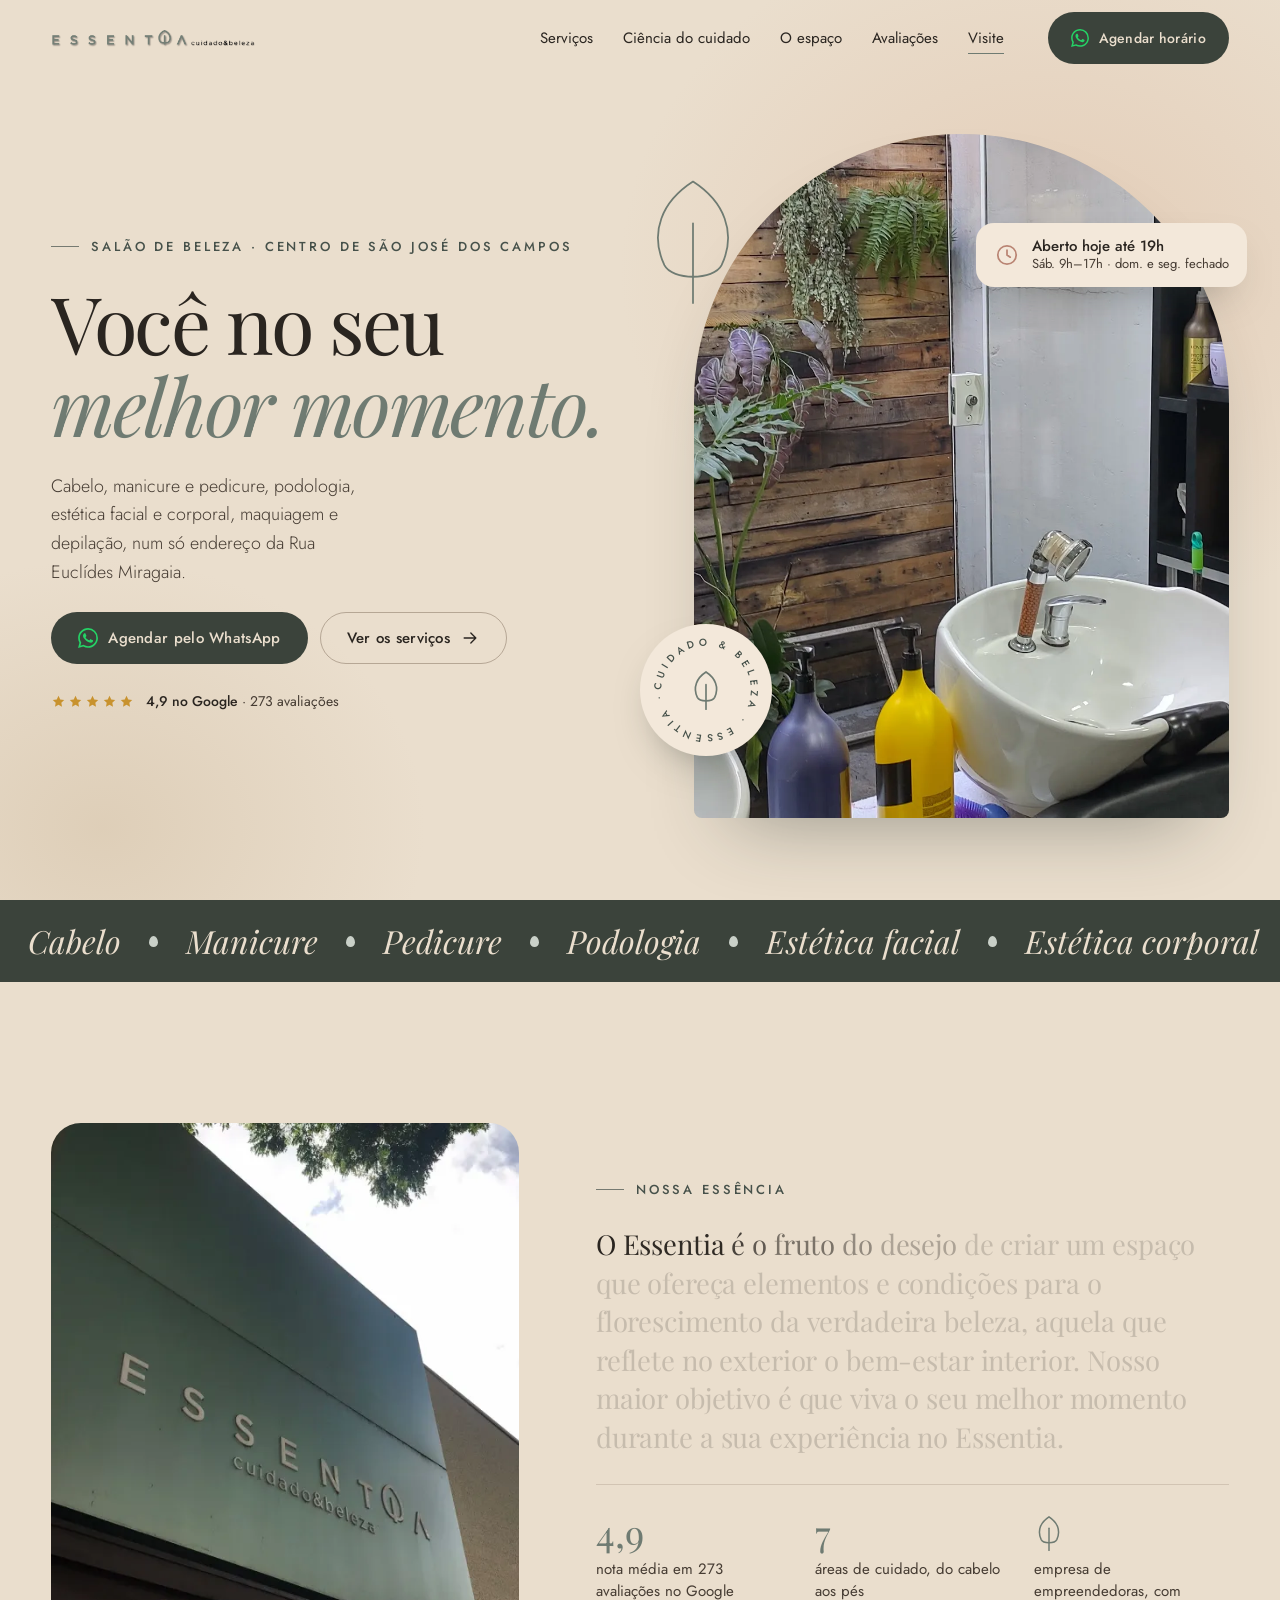
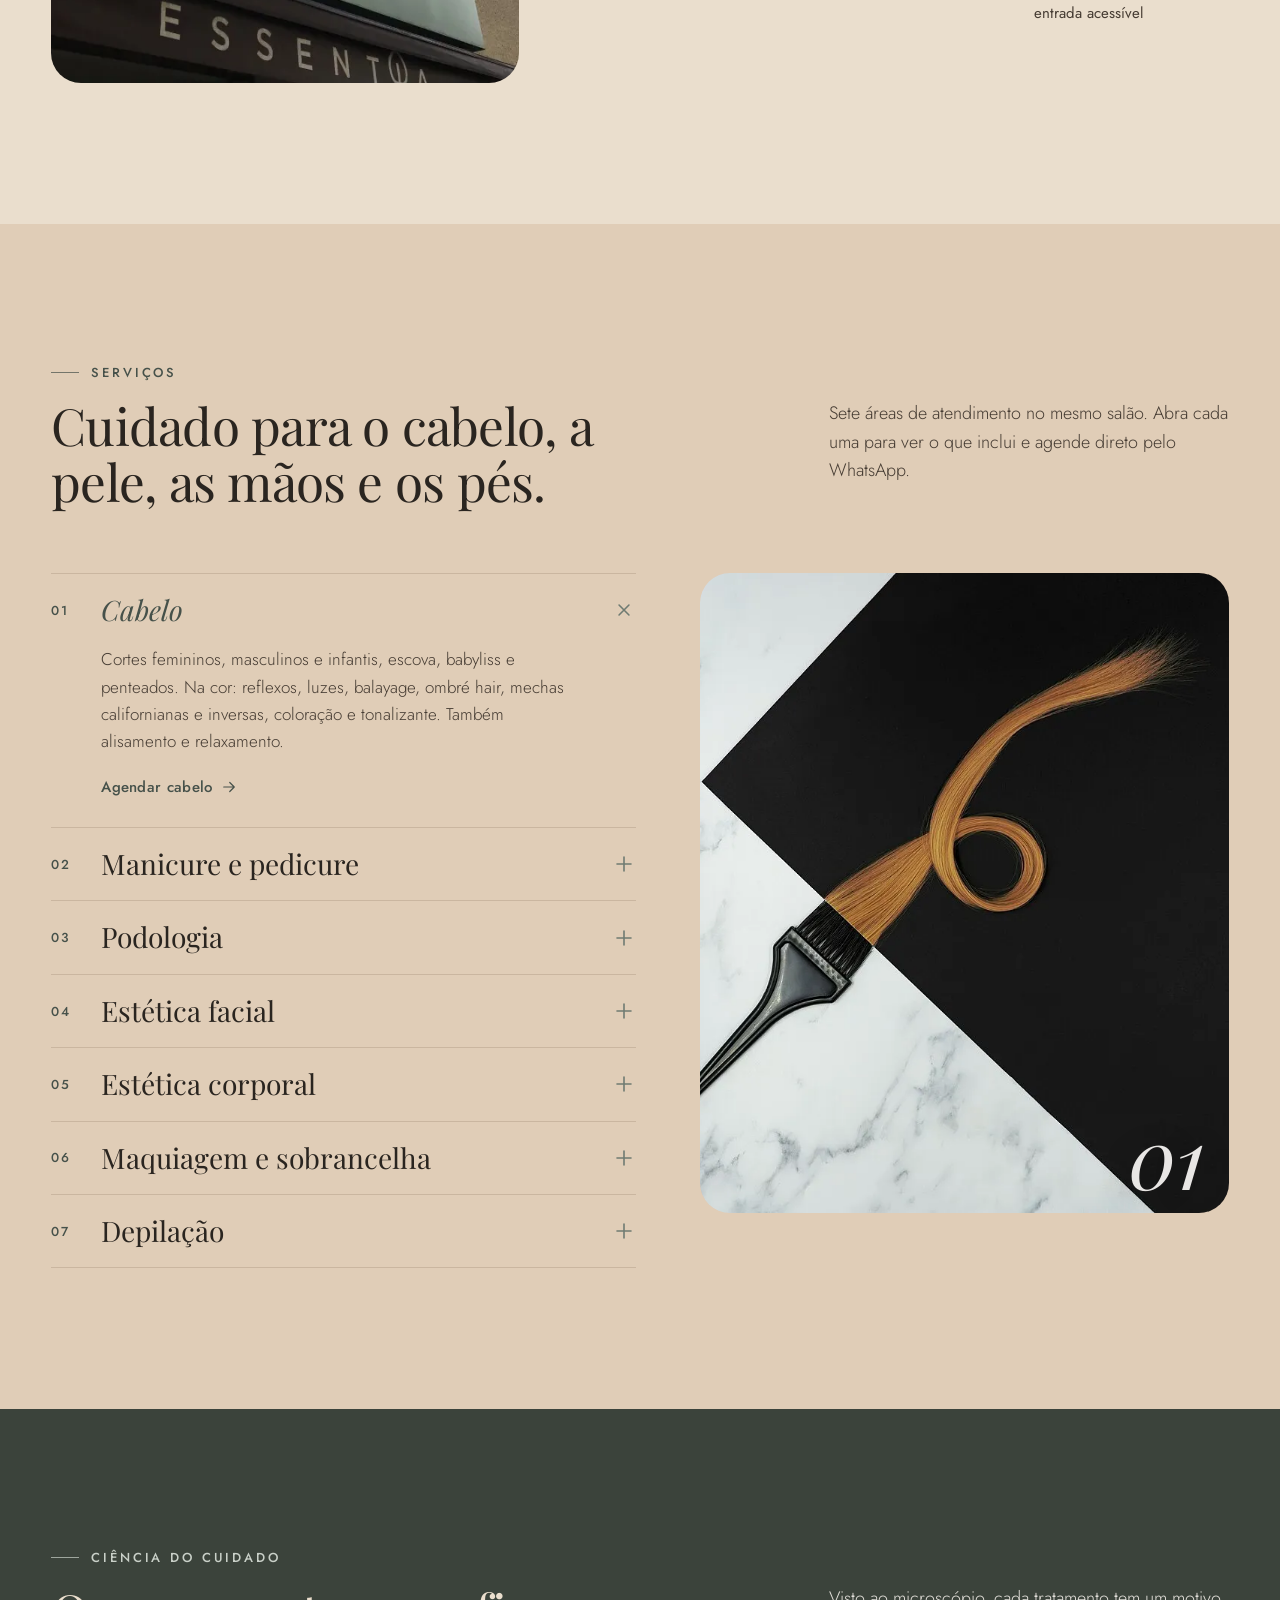
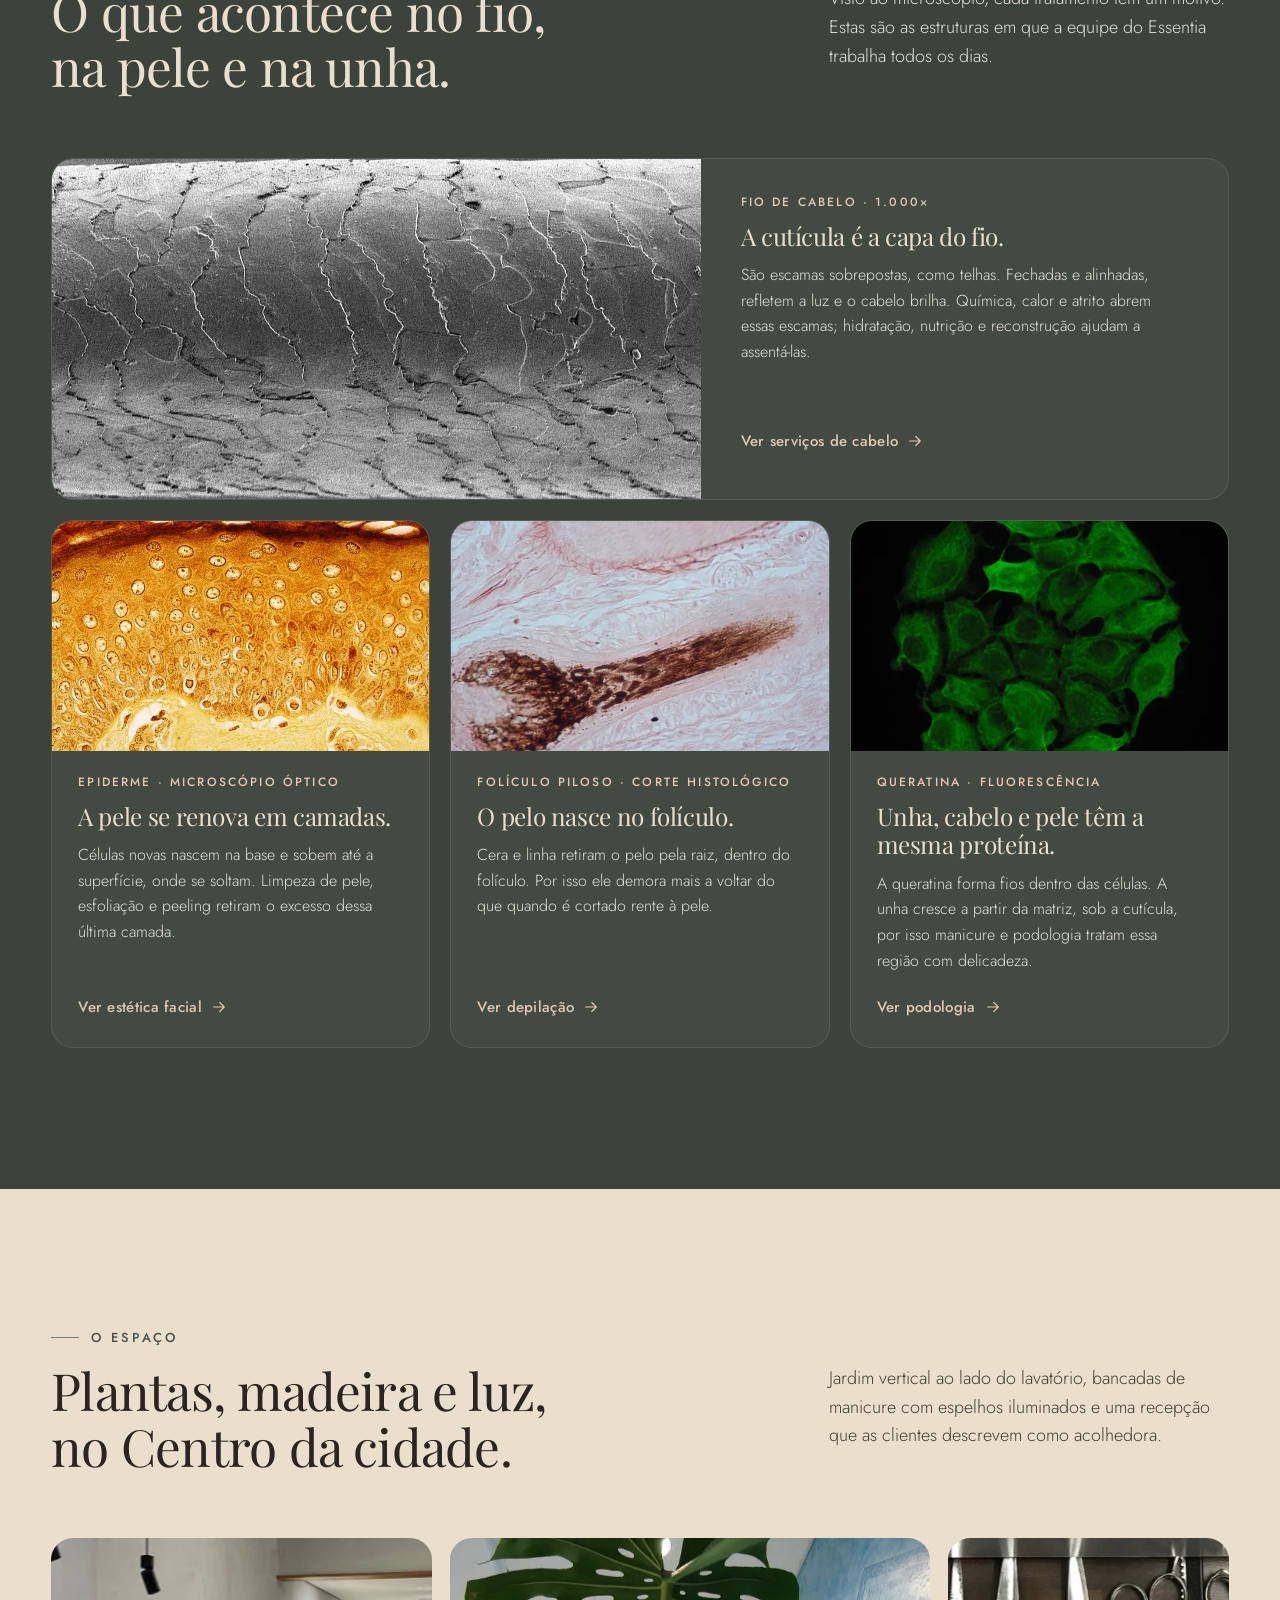
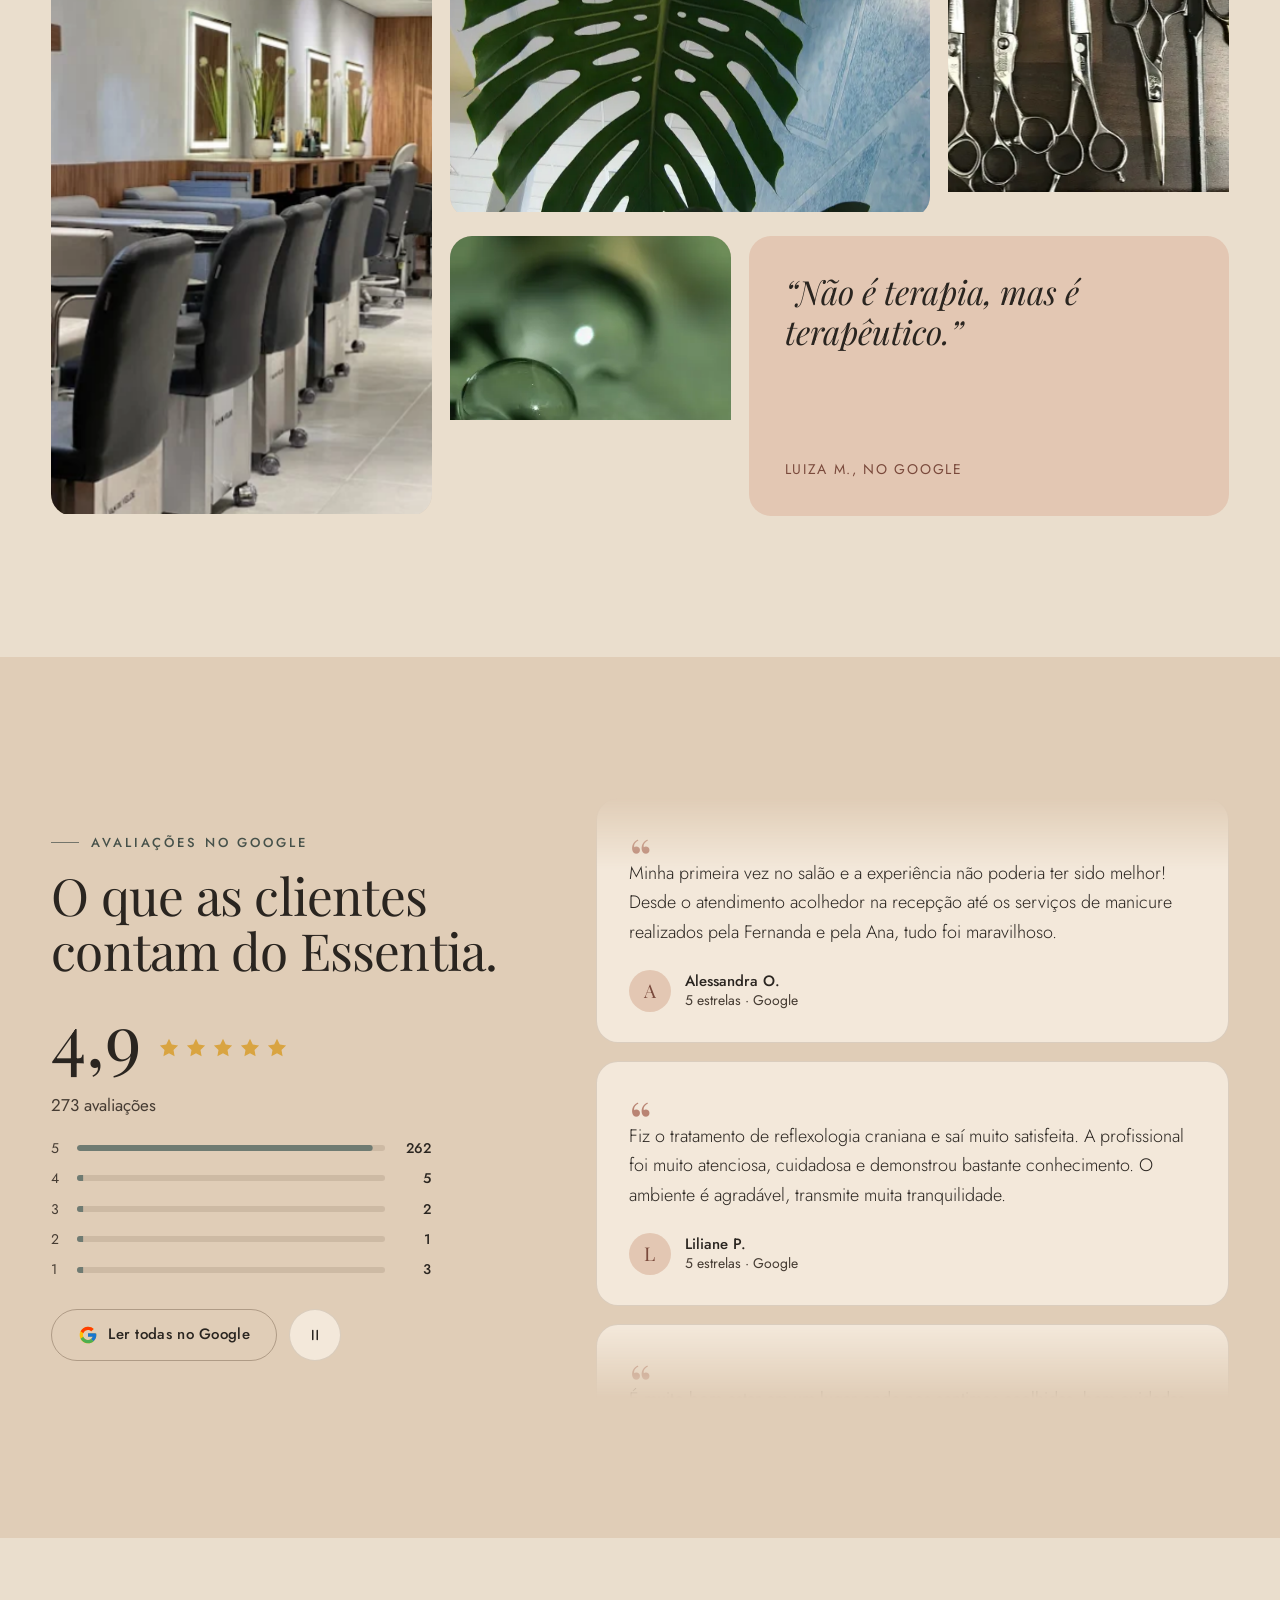
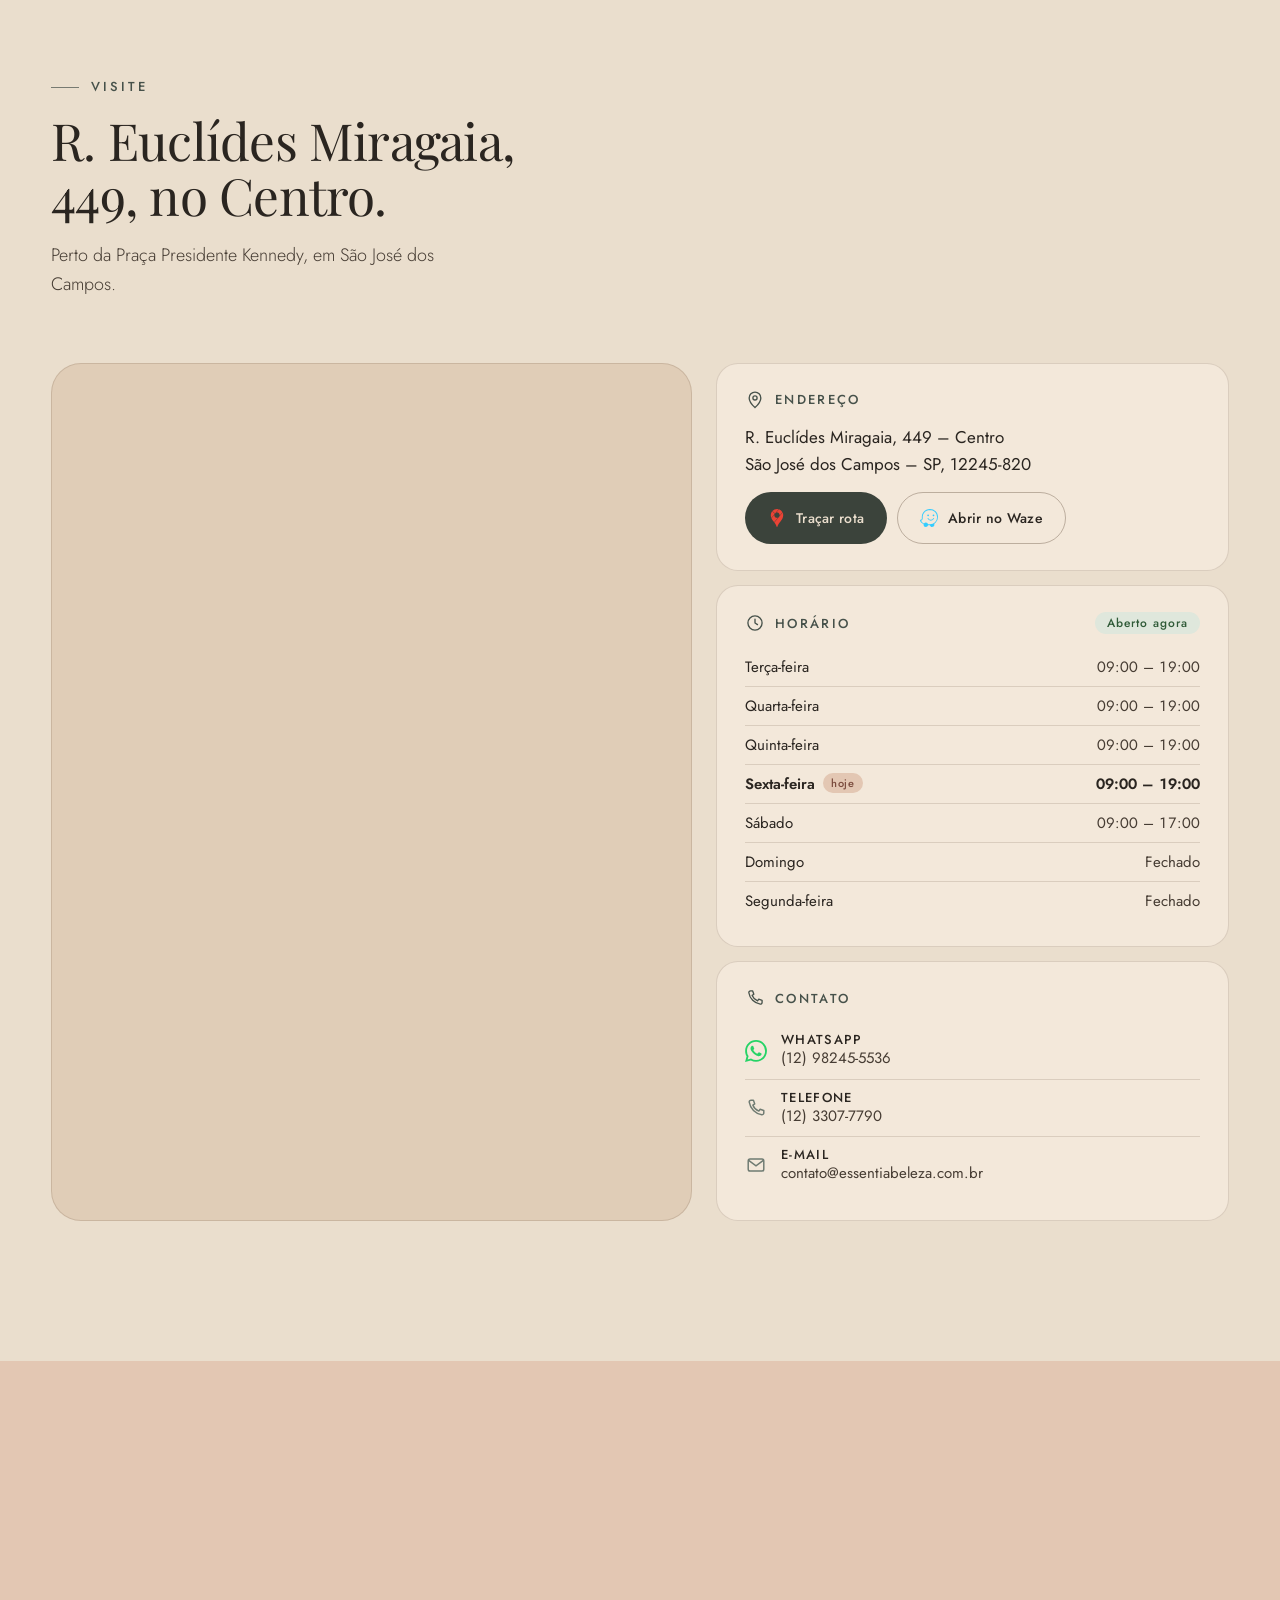
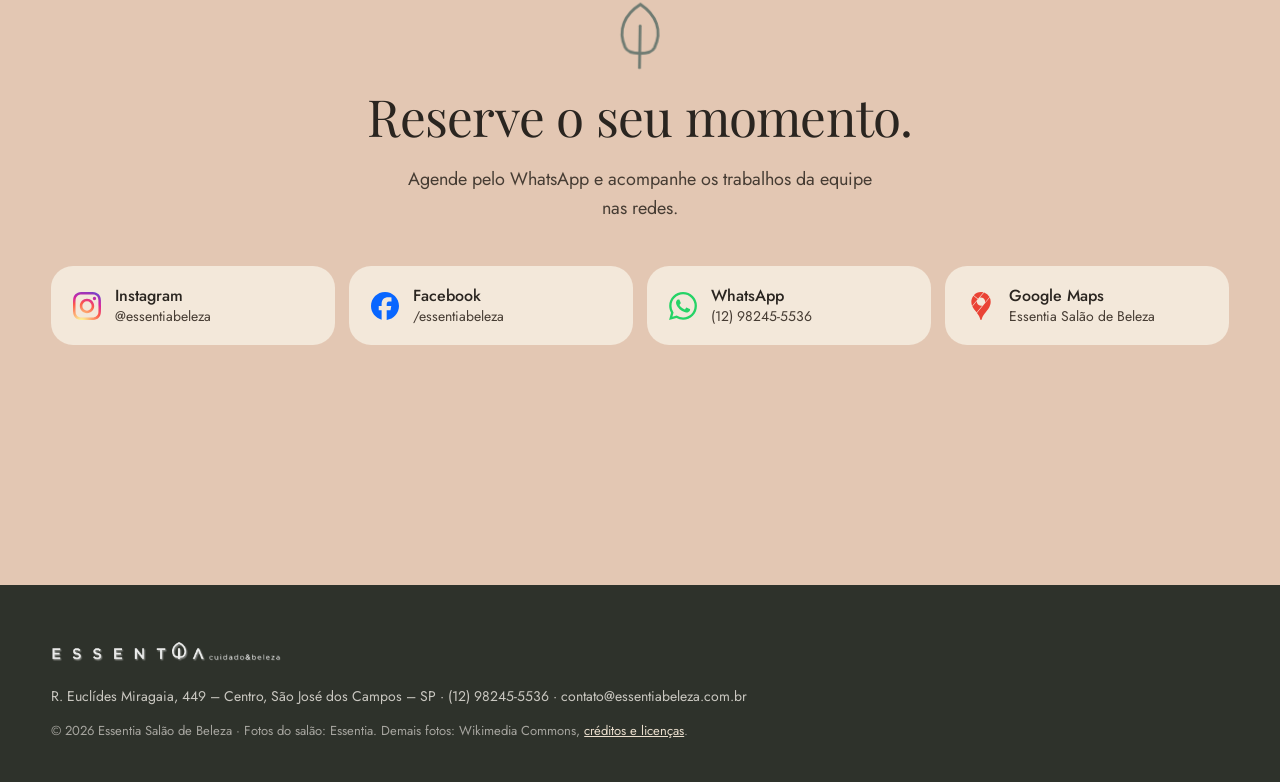
<file: index.html>
<!doctype html>
<html lang="pt-BR" data-type="place">
<head>
<meta charset="utf-8">
<meta name="viewport" content="width=device-width, initial-scale=1, viewport-fit=cover">
<title>Essentia Salão de Beleza · Cabelo, unhas e estética no Centro de São José dos Campos</title>
<meta name="description" content="Salão de beleza feminino no Centro de São José dos Campos: cabelo, manicure e pedicure, podologia, estética facial e corporal, maquiagem, sobrancelha e depilação. Nota 4,9 no Google.">
<meta name="page-type" content="place">
<meta name="site-kind" content="other">
<meta name="page-kind" content="place">
<meta name="theme-color" content="#f3ece3">
<meta property="og:type" content="website">
<meta property="og:locale" content="pt_BR">
<meta property="og:title" content="Essentia Salão de Beleza · Você no seu melhor momento">
<meta property="og:description" content="Cabelo, unhas, podologia, estética facial e corporal, maquiagem e depilação na R. Euclídes Miragaia, Centro de São José dos Campos.">
<meta property="og:url" content="https://gustavox222.github.io/essentia-beleza/">
<meta property="og:image" content="https://gustavox222.github.io/essentia-beleza/share.jpg">
<link rel="canonical" href="https://gustavox222.github.io/essentia-beleza/">
<meta name="twitter:card" content="summary_large_image">
<link rel="icon" href="img/folha.png?v=2" type="image/png">
<link rel="apple-touch-icon" href="img/folha.png?v=2">
<link rel="preconnect" href="https://fonts.googleapis.com">
<link rel="preconnect" href="https://fonts.gstatic.com" crossorigin>
<link href="https://fonts.googleapis.com/css2?family=Playfair+Display:ital,wght@0,400;0,500;1,400&family=Jost:wght@300;400;500;600&display=swap" rel="stylesheet">
<link rel="preload" as="image" href="img/salao/lavatorio.webp?v=2" imagesrcset="img/salao/lavatorio-800.webp?v=1 800w, img/salao/lavatorio.webp?v=1 1600w" imagesizes="(max-width: 900px) 120vw, 70vw">
<link rel="stylesheet" href="css/style.css?v=7">
<script>(function(d){d.classList.add('js','m-enter');if(window.matchMedia&&matchMedia('(prefers-reduced-motion: reduce)').matches)d.classList.add('reduce');setTimeout(function(){d.classList.add('ready');},2800);})(document.documentElement);</script>
<script type="application/ld+json">
{
  "@context": "https://schema.org",
  "@type": "BeautySalon",
  "name": "Essentia Salão de Beleza",
  "alternateName": "ESSENTIA Cuidado e Beleza",
  "image": "https://gustavox222.github.io/essentia-beleza/share.jpg",
  "url": "https://essentiabeleza.com.br/",
  "telephone": "+55-12-98245-5536",
  "email": "contato@essentiabeleza.com.br",
  "address": {"@type": "PostalAddress", "streetAddress": "R. Euclídes Miragaia, 449", "addressLocality": "São José dos Campos", "addressRegion": "SP", "postalCode": "12245-820", "addressCountry": "BR"},
  "openingHoursSpecification": [
    {"@type": "OpeningHoursSpecification", "dayOfWeek": ["Tuesday","Wednesday","Thursday","Friday"], "opens": "09:00", "closes": "19:00"},
    {"@type": "OpeningHoursSpecification", "dayOfWeek": "Saturday", "opens": "09:00", "closes": "17:00"}
  ],
  "aggregateRating": {"@type": "AggregateRating", "ratingValue": "4.9", "reviewCount": "273"},
  "sameAs": ["https://www.instagram.com/essentiabeleza/", "https://www.facebook.com/essentiabeleza"]
}
</script>
</head>
<body>
<!-- Essentia Salão de Beleza · place · paleta da logo (sálvia #6f7b72) + marfim e nude rosado · Cormorant Garamond + Jost
     Momentos: entrada do hero (arco + folha desenhada), bio palavra a palavra (scrub), revelação das fotos do espaço. -->
<a class="skip" href="#conteudo">Pular para o conteúdo</a>

<svg width="0" height="0" style="position:absolute" aria-hidden="true">
  <symbol id="i-arrow" viewBox="0 0 24 24"><path d="M5 12h14M13 6l6 6-6 6" fill="none" stroke="currentColor" stroke-width="1.6" stroke-linecap="round" stroke-linejoin="round"/></symbol>
  <symbol id="i-star" viewBox="0 0 24 24"><path d="M12 2.8l2.8 5.8 6.3.9-4.6 4.4 1.1 6.3L12 17.2l-5.6 3 1.1-6.3L2.9 9.5l6.3-.9z" fill="currentColor"/></symbol>
  <symbol id="i-pin" viewBox="0 0 24 24"><path d="M12 21s-7-6.2-7-11.5A7 7 0 0 1 19 9.5C19 14.8 12 21 12 21z" fill="none" stroke="currentColor" stroke-width="1.6"/><circle cx="12" cy="9.5" r="2.5" fill="none" stroke="currentColor" stroke-width="1.6"/></symbol>
  <symbol id="i-phone" viewBox="0 0 24 24"><path d="M6.6 3.5h2.6l1.4 4-2 1.4a12 12 0 0 0 6.5 6.5l1.4-2 4 1.4v2.6a2 2 0 0 1-2.2 2A16.5 16.5 0 0 1 4.6 5.7a2 2 0 0 1 2-2.2z" fill="none" stroke="currentColor" stroke-width="1.6" stroke-linejoin="round"/></symbol>
  <symbol id="i-mail" viewBox="0 0 24 24"><rect x="3.5" y="5.5" width="17" height="13" rx="2" fill="none" stroke="currentColor" stroke-width="1.6"/><path d="M4 7l8 6 8-6" fill="none" stroke="currentColor" stroke-width="1.6"/></symbol>
  <symbol id="i-clock" viewBox="0 0 24 24"><circle cx="12" cy="12" r="8.5" fill="none" stroke="currentColor" stroke-width="1.6"/><path d="M12 7.5V12l3 2" fill="none" stroke="currentColor" stroke-width="1.6" stroke-linecap="round"/></symbol>
  <symbol id="i-route" viewBox="0 0 24 24"><circle cx="6" cy="18" r="2.2" fill="none" stroke="currentColor" stroke-width="1.6"/><circle cx="18" cy="6" r="2.2" fill="none" stroke="currentColor" stroke-width="1.6"/><path d="M8.2 18H15a3 3 0 0 0 0-6H9a3 3 0 0 1 0-6h6.8" fill="none" stroke="currentColor" stroke-width="1.6" stroke-linecap="round"/></symbol>
  <symbol id="i-plus" viewBox="0 0 24 24"><path d="M12 5v14M5 12h14" fill="none" stroke="currentColor" stroke-width="1.6" stroke-linecap="round"/></symbol>
  <symbol id="i-pause" viewBox="0 0 24 24"><path d="M9 6v12M15 6v12" fill="none" stroke="currentColor" stroke-width="2" stroke-linecap="round"/></symbol>
  <symbol id="i-play" viewBox="0 0 24 24"><path d="M8 5.5v13l10-6.5z" fill="currentColor"/></symbol>
  <symbol id="i-leaf" viewBox="0 0 100 120"><path d="M50 6C78 24 90 52 76 82c-7 14-45 14-52 0C10 52 22 24 50 6z" fill="none" stroke="currentColor" stroke-width="5"/><path d="M50 44v74" fill="none" stroke="currentColor" stroke-width="5" stroke-linecap="round"/></symbol>
</svg>

<header class="nav" data-nav>
  <div class="wrap nav__in">
    <a class="nav__logo" href="#inicio" aria-label="Essentia, voltar ao início"><img src="img/logo.png?v=2" width="760" height="71" alt="Essentia cuidado e beleza"></a>
    <nav class="nav__links" aria-label="Principal">
      <a href="#servicos">Serviços</a>
      <a href="#ciencia">Ciência do cuidado</a>
      <a href="#espaco">O espaço</a>
      <a href="#avaliacoes">Avaliações</a>
      <a href="#visite">Visite</a>
    </nav>
    <a class="btn btn--solid btn--sm nav__cta" href="https://wa.me/5512982455536?text=Ol%C3%A1%2C%20Essentia!%20Gostaria%20de%20agendar%20um%20hor%C3%A1rio." target="_blank" rel="noopener" data-magnetic><img src="img/icons/whatsapp.svg" width="18" height="18" alt="">Agendar horário</a>
    <button class="nav__toggle" type="button" aria-expanded="false" aria-controls="menu" data-menu-toggle><span class="sr">Abrir menu</span><i></i><i></i></button>
  </div>
</header>

<div class="menu" id="menu" data-menu hidden>
  <nav aria-label="Menu">
    <a href="#servicos">Serviços</a>
    <a href="#ciencia">Ciência do cuidado</a>
    <a href="#espaco">O espaço</a>
    <a href="#avaliacoes">Avaliações</a>
    <a href="#visite">Visite</a>
  </nav>
  <a class="btn btn--solid" href="https://wa.me/5512982455536?text=Ol%C3%A1%2C%20Essentia!%20Gostaria%20de%20agendar%20um%20hor%C3%A1rio." target="_blank" rel="noopener"><img src="img/icons/whatsapp.svg" width="20" height="20" alt="">Agendar pelo WhatsApp</a>
  <p class="menu__foot">R. Euclídes Miragaia, 449 · Centro · São José dos Campos</p>
</div>

<main id="conteudo">

  <!-- ============================================================ HERO -->
  <section class="hero" id="inicio" data-enter>
    <div class="hero__glow" aria-hidden="true"></div>
    <div class="wrap hero__grid">
      <div class="hero__copy">
        <p class="eyebrow" data-hero-fade>Salão de beleza · Centro de São José dos Campos</p>
        <h1 class="hero__title" data-hero-title>Você no seu <em>melhor momento.</em></h1>
        <p class="hero__lead" data-hero-fade>Cabelo, manicure e pedicure, podologia, estética facial e corporal, maquiagem e depilação, num só endereço da Rua Euclídes Miragaia.</p>
        <div class="hero__actions" data-hero-fade>
          <a class="btn btn--solid" href="https://wa.me/5512982455536?text=Ol%C3%A1%2C%20Essentia!%20Gostaria%20de%20agendar%20um%20hor%C3%A1rio." target="_blank" rel="noopener" data-magnetic><img src="img/icons/whatsapp.svg" width="20" height="20" alt="">Agendar pelo WhatsApp</a>
          <a class="btn btn--ghost" href="#servicos">Ver os serviços<svg aria-hidden="true"><use href="#i-arrow"/></svg></a>
        </div>
        <p class="rating" data-hero-fade>
          <span class="rating__stars" aria-hidden="true"><svg><use href="#i-star"/></svg><svg><use href="#i-star"/></svg><svg><use href="#i-star"/></svg><svg><use href="#i-star"/></svg><svg><use href="#i-star"/></svg></span>
          <span><b>4,9 no Google</b> · 273 avaliações</span>
        </p>
      </div>

      <div class="hero__art">
        <div class="arch" data-hero-arch>
          <img src="img/salao/lavatorio.webp?v=2" srcset="img/salao/lavatorio-800.webp?v=1 800w, img/salao/lavatorio.webp?v=1 1600w" sizes="(max-width: 900px) 120vw, 70vw" width="1600" height="1197" alt="Lavatório do Essentia com jardim vertical, parede de madeira e prateleiras de produtos para cabelo" fetchpriority="high" data-hero-img>
        </div>
        <svg class="hero__leaf" viewBox="0 0 100 120" aria-hidden="true" data-hero-leaf><path d="M50 6C78 24 90 52 76 82c-7 14-45 14-52 0C10 52 22 24 50 6z"/><path d="M50 44v74"/></svg>
        <div class="badge" aria-hidden="true" data-hero-badge>
          <svg viewBox="0 0 120 120"><defs><path id="circ" d="M60 60m-46 0a46 46 0 1 1 92 0a46 46 0 1 1-92 0"/></defs><text><textPath href="#circ" textLength="284" lengthAdjust="spacing">cuidado &amp; beleza · essentia ·</textPath></text></svg>
          <span class="badge__leaf"><svg><use href="#i-leaf"/></svg></span>
        </div>
        <div class="hours-chip" data-hero-chip>
          <svg aria-hidden="true"><use href="#i-clock"/></svg>
          <span><b data-open-status>Ter. a sex. 9h–19h</b><small>Sáb. 9h–17h · dom. e seg. fechado</small></span>
        </div>
      </div>
    </div>
  </section>

  <!-- faixa de serviços (marquee) -->
  <div class="ribbon" aria-hidden="true">
    <div class="ribbon__track" data-ribbon>
      <span>Cabelo</span><i></i><span>Manicure</span><i></i><span>Pedicure</span><i></i><span>Podologia</span><i></i><span>Estética facial</span><i></i><span>Estética corporal</span><i></i><span>Maquiagem</span><i></i><span>Sobrancelha</span><i></i><span>Depilação</span><i></i>
    </div>
  </div>

  <!-- ============================================================ ESSÊNCIA (bio) -->
  <section class="essence" id="essencia">
    <div class="wrap essence__grid">
      <div class="essence__photo">
        <img src="img/salao/fachada.webp?v=2" srcset="img/salao/fachada-640.webp?v=1 640w, img/salao/fachada.webp?v=1 1200w" sizes="(max-width: 900px) 92vw, 40vw" width="1200" height="1200" alt="Fachada verde do Essentia com o letreiro cuidado e beleza" loading="lazy">
      </div>
      <div class="essence__copy">
        <p class="eyebrow">Nossa essência</p>
        <h2 class="sr">A história do Essentia</h2>
        <p class="essence__bio" data-words>O Essentia é o fruto do desejo de criar um espaço que ofereça elementos e condições para o florescimento da verdadeira beleza, aquela que reflete no exterior o bem-estar interior. Nosso maior objetivo é que viva o seu melhor momento durante a sua experiência no Essentia.</p>
        <ul class="facts">
          <li><b>4,9</b><span>nota média em 273 avaliações no Google</span></li>
          <li><b>7</b><span>áreas de cuidado, do cabelo aos pés</span></li>
          <li><b><svg aria-hidden="true"><use href="#i-leaf"/></svg></b><span>empresa de empreendedoras, com entrada acessível</span></li>
        </ul>
      </div>
    </div>
  </section>

  <!-- ============================================================ SERVIÇOS -->
  <section class="services" id="servicos">
    <div class="wrap">
      <div class="head head--split">
        <div>
          <p class="eyebrow">Serviços</p>
          <h2>Cuidado para o cabelo, a pele, as mãos e os pés.</h2>
        </div>
        <p class="head__note">Sete áreas de atendimento no mesmo salão. Abra cada uma para ver o que inclui e agende direto pelo WhatsApp.</p>
      </div>
      <div class="svc" data-svc>
        <ol class="svc__list" role="list">
          <li class="svc__item is-active" data-svc-item>
            <button class="svc__btn" type="button" aria-expanded="true" aria-controls="svc-1"><span class="svc__n">01</span><span class="svc__name">Cabelo</span><svg class="svc__plus" aria-hidden="true"><use href="#i-plus"/></svg></button>
            <div class="svc__body" id="svc-1"><div class="svc__inner">
              <img class="svc__img" src="img/stock/cabelo-640.webp?v=2" width="640" height="427" alt="Pincel de coloração com mecha de cabelo loiro sobre mármore" loading="lazy" data-src-lg="img/stock/cabelo.webp?v=2">
              <p>Cortes femininos, masculinos e infantis, escova, babyliss e penteados. Na cor: reflexos, luzes, balayage, ombré hair, mechas californianas e inversas, coloração e tonalizante. Também alisamento e relaxamento.</p>
              <a class="link" href="https://wa.me/5512982455536?text=Ol%C3%A1!%20Quero%20agendar%20um%20servi%C3%A7o%20de%20cabelo." target="_blank" rel="noopener">Agendar cabelo<svg aria-hidden="true"><use href="#i-arrow"/></svg></a></div>
            </div>
          </li>
          <li class="svc__item" data-svc-item>
            <button class="svc__btn" type="button" aria-expanded="false" aria-controls="svc-2"><span class="svc__n">02</span><span class="svc__name">Manicure e pedicure</span><svg class="svc__plus" aria-hidden="true"><use href="#i-plus"/></svg></button>
            <div class="svc__body" id="svc-2"><div class="svc__inner">
              <img class="svc__img" src="img/stock/unhas-640.webp?v=2" width="640" height="563" alt="Mão com unhas naturais esmaltadas em tom ameixa fosco" loading="lazy" data-src-lg="img/stock/unhas.webp?v=2">
              <p>Mãos e pés com cutilagem cuidadosa e esmaltação, com atenção especial às unhas naturais. É o serviço mais citado pelas clientes nas avaliações do Google.</p>
              <a class="link" href="https://wa.me/5512982455536?text=Ol%C3%A1!%20Quero%20agendar%20manicure%20e%2Fou%20pedicure." target="_blank" rel="noopener">Agendar manicure<svg aria-hidden="true"><use href="#i-arrow"/></svg></a></div>
            </div>
          </li>
          <li class="svc__item" data-svc-item>
            <button class="svc__btn" type="button" aria-expanded="false" aria-controls="svc-3"><span class="svc__n">03</span><span class="svc__name">Podologia</span><svg class="svc__plus" aria-hidden="true"><use href="#i-plus"/></svg></button>
            <div class="svc__body" id="svc-3"><div class="svc__inner">
              <img class="svc__img" src="img/stock/podologia-640.webp?v=2" width="640" height="427" alt="Toalhas brancas e rosadas dobradas com uma orquídea" loading="lazy" data-src-lg="img/stock/podologia.webp?v=2">
              <p>Podoprofilaxia (higienização profunda dos pés), unhas encravadas, remoção de calos e calosidades, verruga plantar (olho de peixe), micose nas unhas tratada com laser e correção de unhas com órteses.</p>
              <a class="link" href="https://wa.me/5512982455536?text=Ol%C3%A1!%20Quero%20agendar%20podologia." target="_blank" rel="noopener">Agendar podologia<svg aria-hidden="true"><use href="#i-arrow"/></svg></a></div>
            </div>
          </li>
          <li class="svc__item" data-svc-item>
            <button class="svc__btn" type="button" aria-expanded="false" aria-controls="svc-4"><span class="svc__n">04</span><span class="svc__name">Estética facial</span><svg class="svc__plus" aria-hidden="true"><use href="#i-plus"/></svg></button>
            <div class="svc__body" id="svc-4"><div class="svc__inner">
              <img class="svc__img" src="img/stock/facial-640.webp?v=2" width="640" height="960" alt="Tratamento facial com compressas nos olhos e toalha na cabeça" loading="lazy" data-src-lg="img/stock/facial.webp?v=2">
              <p>Limpeza de pele profunda e a vácuo, hidratação, lifting, clareamento, rejuvenescimento e drenagem facial, aplicação de vitamina C e peeling de cristal ou de diamante.</p>
              <a class="link" href="https://wa.me/5512982455536?text=Ol%C3%A1!%20Quero%20agendar%20est%C3%A9tica%20facial." target="_blank" rel="noopener">Agendar estética facial<svg aria-hidden="true"><use href="#i-arrow"/></svg></a></div>
            </div>
          </li>
          <li class="svc__item" data-svc-item>
            <button class="svc__btn" type="button" aria-expanded="false" aria-controls="svc-5"><span class="svc__n">05</span><span class="svc__name">Estética corporal</span><svg class="svc__plus" aria-hidden="true"><use href="#i-plus"/></svg></button>
            <div class="svc__body" id="svc-5"><div class="svc__inner">
              <img class="svc__img" src="img/stock/corporal-640.webp?v=2" width="640" height="427" alt="Massagem com pedras quentes sobre as costas, em sala com luz baixa" loading="lazy" data-src-lg="img/stock/corporal.webp?v=2">
              <p>Drenagem linfática, inclusive para gestantes, massagem relaxante, redutora e modeladora, reflexologia craniana, banho de lua, esfoliação e hidratação corporal e Heccus, ultrassom para gordura localizada e celulite.</p>
              <a class="link" href="https://wa.me/5512982455536?text=Ol%C3%A1!%20Quero%20agendar%20est%C3%A9tica%20corporal." target="_blank" rel="noopener">Agendar estética corporal<svg aria-hidden="true"><use href="#i-arrow"/></svg></a></div>
            </div>
          </li>
          <li class="svc__item" data-svc-item>
            <button class="svc__btn" type="button" aria-expanded="false" aria-controls="svc-6"><span class="svc__n">06</span><span class="svc__name">Maquiagem e sobrancelha</span><svg class="svc__plus" aria-hidden="true"><use href="#i-plus"/></svg></button>
            <div class="svc__body" id="svc-6"><div class="svc__inner">
              <img class="svc__img" src="img/stock/maquiagem-640.webp?v=2" width="640" height="427" alt="Pincéis de maquiagem enfileirados sobre fundo branco" loading="lazy" data-src-lg="img/stock/maquiagem.webp?v=2">
              <p>Maquiagem básica, neutra ou de festa e curso de automaquiagem. Design de sobrancelhas, henna e tintura de sobrancelhas e cílios.</p>
              <a class="link" href="https://wa.me/5512982455536?text=Ol%C3%A1!%20Quero%20agendar%20maquiagem%20ou%20sobrancelha." target="_blank" rel="noopener">Agendar maquiagem<svg aria-hidden="true"><use href="#i-arrow"/></svg></a></div>
            </div>
          </li>
          <li class="svc__item" data-svc-item>
            <button class="svc__btn" type="button" aria-expanded="false" aria-controls="svc-7"><span class="svc__n">07</span><span class="svc__name">Depilação</span><svg class="svc__plus" aria-hidden="true"><use href="#i-plus"/></svg></button>
            <div class="svc__body" id="svc-7"><div class="svc__inner">
              <img class="svc__img" src="img/stock/depilacao-640.webp?v=2" width="640" height="427" alt="Mãos aplicando creme hidratante tirado de um pote" loading="lazy" data-src-lg="img/stock/depilacao.webp?v=2">
              <p>Depilação facial e corporal, feminina e masculina, com cera quente ou fria, pinça ou linha, a técnica egípcia.</p>
              <a class="link" href="https://wa.me/5512982455536?text=Ol%C3%A1!%20Quero%20agendar%20depila%C3%A7%C3%A3o." target="_blank" rel="noopener">Agendar depilação<svg aria-hidden="true"><use href="#i-arrow"/></svg></a></div>
            </div>
          </li>
        </ol>
        <div class="svc__stage" aria-hidden="true" data-svc-stage>
          <img src="img/stock/cabelo.webp?v=2" width="1280" height="853" alt="" data-svc-a>
          <img src="img/stock/cabelo.webp?v=2" width="1280" height="853" alt="" data-svc-b class="is-off">
          <span class="svc__stage-n" data-svc-n>01</span>
        </div>
      </div>
    </div>
  </section>

  <!-- ============================================================ CIÊNCIA -->
  <section class="science" id="ciencia">
    <div class="wrap">
      <div class="head head--split">
        <div>
          <p class="eyebrow">Ciência do cuidado</p>
          <h2>O que acontece no fio, na pele e na unha.</h2>
        </div>
        <p class="head__note">Visto ao microscópio, cada tratamento tem um motivo. Estas são as estruturas em que a equipe do Essentia trabalha todos os dias.</p>
      </div>
      <div class="lab">
        <article class="lab__card lab__card--wide" data-spot>
          <div class="lab__img"><img src="img/stock/ciencia-fio-640.webp?v=2" srcset="img/stock/ciencia-fio-640.webp?v=1 640w, img/stock/ciencia-fio.webp?v=1 1280w" sizes="(max-width: 900px) 92vw, 60vw" width="1280" height="584" alt="Fio de cabelo humano ao microscópio eletrônico, com as escamas da cutícula sobrepostas" loading="lazy"></div>
          <div class="lab__txt">
            <p class="lab__tag">Fio de cabelo · 1.000×</p>
            <h3>A cutícula é a capa do fio.</h3>
            <p>São escamas sobrepostas, como telhas. Fechadas e alinhadas, refletem a luz e o cabelo brilha. Química, calor e atrito abrem essas escamas; hidratação, nutrição e reconstrução ajudam a assentá-las.</p>
            <a class="link" href="#servicos" data-goto-svc="0">Ver serviços de cabelo<svg aria-hidden="true"><use href="#i-arrow"/></svg></a>
          </div>
        </article>
        <article class="lab__card" data-spot>
          <div class="lab__img"><img src="img/stock/ciencia-pele-640.webp?v=2" srcset="img/stock/ciencia-pele-640.webp?v=1 640w, img/stock/ciencia-pele.webp?v=1 1280w" sizes="(max-width: 900px) 92vw, 30vw" width="1280" height="1024" alt="Corte de pele humana ao microscópio óptico, com as camadas de células da epiderme" loading="lazy"></div>
          <div class="lab__txt">
            <p class="lab__tag">Epiderme · microscópio óptico</p>
            <h3>A pele se renova em camadas.</h3>
            <p>Células novas nascem na base e sobem até a superfície, onde se soltam. Limpeza de pele, esfoliação e peeling retiram o excesso dessa última camada.</p>
            <a class="link" href="#servicos" data-goto-svc="3">Ver estética facial<svg aria-hidden="true"><use href="#i-arrow"/></svg></a>
          </div>
        </article>
        <article class="lab__card" data-spot>
          <div class="lab__img"><img src="img/stock/ciencia-foliculo-640.webp?v=2" srcset="img/stock/ciencia-foliculo-640.webp?v=1 640w, img/stock/ciencia-foliculo.webp?v=1 1280w" sizes="(max-width: 900px) 92vw, 30vw" width="1280" height="960" alt="Folículo piloso em corte histológico, com a raiz escura do pelo" loading="lazy"></div>
          <div class="lab__txt">
            <p class="lab__tag">Folículo piloso · corte histológico</p>
            <h3>O pelo nasce no folículo.</h3>
            <p>Cera e linha retiram o pelo pela raiz, dentro do folículo. Por isso ele demora mais a voltar do que quando é cortado rente à pele.</p>
            <a class="link" href="#servicos" data-goto-svc="6">Ver depilação<svg aria-hidden="true"><use href="#i-arrow"/></svg></a>
          </div>
        </article>
        <article class="lab__card" data-spot>
          <div class="lab__img"><img src="img/stock/ciencia-queratina-640.webp?v=2" srcset="img/stock/ciencia-queratina-640.webp?v=1 640w, img/stock/ciencia-queratina.webp?v=1 1280w" sizes="(max-width: 900px) 92vw, 30vw" width="1280" height="1442" alt="Filamentos de queratina marcados em verde dentro de células, vistos em microscopia de fluorescência" loading="lazy"></div>
          <div class="lab__txt">
            <p class="lab__tag">Queratina · fluorescência</p>
            <h3>Unha, cabelo e pele têm a mesma proteína.</h3>
            <p>A queratina forma fios dentro das células. A unha cresce a partir da matriz, sob a cutícula, por isso manicure e podologia tratam essa região com delicadeza.</p>
            <a class="link" href="#servicos" data-goto-svc="2">Ver podologia<svg aria-hidden="true"><use href="#i-arrow"/></svg></a>
          </div>
        </article>
      </div>
    </div>
  </section>

  <!-- ============================================================ ESPAÇO -->
  <section class="space" id="espaco">
    <div class="wrap">
      <div class="head head--split">
        <div>
          <p class="eyebrow">O espaço</p>
          <h2>Plantas, madeira e luz, no Centro da cidade.</h2>
        </div>
        <p class="head__note">Jardim vertical ao lado do lavatório, bancadas de manicure com espelhos iluminados e uma recepção que as clientes descrevem como acolhedora.</p>
      </div>
      <div class="mosaic">
        <figure class="mosaic__a" data-reveal><img src="img/salao/manicure.webp?v=2" width="386" height="510" alt="Bancadas de manicure do Essentia com cadeiras cinza e espelhos iluminados" loading="lazy"></figure>
        <figure class="mosaic__b" data-reveal><img src="img/stock/monstera-640.webp?v=2" srcset="img/stock/monstera-640.webp?v=1 640w, img/stock/monstera.webp?v=1 1280w" sizes="(max-width: 900px) 92vw, 34vw" width="1280" height="960" alt="Folha de costela-de-adão verde-escura" loading="lazy"></figure>
        <figure class="mosaic__c" data-reveal><img src="img/stock/tesouras-640.webp?v=2" srcset="img/stock/tesouras-640.webp?v=1 640w, img/stock/tesouras.webp?v=1 960w" sizes="(max-width: 900px) 160vw, 40vw" width="960" height="483" alt="Tesouras profissionais de corte enfileiradas" loading="lazy"></figure>
        <figure class="mosaic__d" data-reveal><img src="img/stock/gota-640.webp?v=2" srcset="img/stock/gota-640.webp?v=1 640w, img/stock/gota.webp?v=1 1280w" sizes="(max-width: 900px) 160vw, 40vw" width="1280" height="666" alt="Gota de água sobre uma folha verde" loading="lazy"></figure>
        <div class="mosaic__quote">
          <p>“Não é terapia, mas é terapêutico.”</p>
          <span>Luiza M., no Google</span>
        </div>
      </div>
    </div>
  </section>

  <!-- ============================================================ AVALIAÇÕES -->
  <section class="reviews" id="avaliacoes">
    <div class="wrap reviews__grid">
      <div class="score">
        <p class="eyebrow">Avaliações no Google</p>
        <h2>O que as clientes contam do Essentia.</h2>
        <div class="score__big"><span>4,9</span><span class="score__stars" aria-label="4,9 de 5 estrelas"><svg aria-hidden="true"><use href="#i-star"/></svg><svg aria-hidden="true"><use href="#i-star"/></svg><svg aria-hidden="true"><use href="#i-star"/></svg><svg aria-hidden="true"><use href="#i-star"/></svg><svg aria-hidden="true"><use href="#i-star"/></svg></span></div>
        <p class="score__count">273 avaliações</p>
        <ul class="bars" data-bars>
          <li><span>5</span><i style="--v:.96"></i><b>262</b></li>
          <li><span>4</span><i style="--v:.018"></i><b>5</b></li>
          <li><span>3</span><i style="--v:.007"></i><b>2</b></li>
          <li><span>2</span><i style="--v:.004"></i><b>1</b></li>
          <li><span>1</span><i style="--v:.011"></i><b>3</b></li>
        </ul>
        <div class="score__actions">
          <a class="btn btn--ghost" href="https://www.google.com/maps/place/Essentia+Sal%C3%A3o+de+Beleza/@-23.1918835,-45.8882022,17z/data=!3m1!4b1!4m6!3m5!1s0x94cc4a14e98c1979:0x835181608a889eba!8m2!3d-23.1918835!4d-45.8882022!16s%2Fg%2F11bbrljpd7" target="_blank" rel="noopener"><img src="img/icons/google.svg" width="18" height="18" alt="">Ler todas no Google</a>
          <button class="quotes__pause" type="button" aria-pressed="false" data-quotes-pause><svg aria-hidden="true"><use href="#i-pause"/></svg><span class="sr">Pausar avaliações</span></button>
        </div>
      </div>
      <div class="quotes" data-quotes>
        <div class="quotes__track" data-quotes-track>
          <blockquote class="quote">
            <p>Minha primeira vez no salão e a experiência não poderia ter sido melhor! Desde o atendimento acolhedor na recepção até os serviços de manicure realizados pela Fernanda e pela Ana, tudo foi maravilhoso.</p>
            <footer><span class="quote__av">A</span><span><b>Alessandra O.</b>5 estrelas · Google</span></footer>
          </blockquote>
          <blockquote class="quote">
            <p>Fiz o tratamento de reflexologia craniana e saí muito satisfeita. A profissional foi muito atenciosa, cuidadosa e demonstrou bastante conhecimento. O ambiente é agradável, transmite muita tranquilidade.</p>
            <footer><span class="quote__av">L</span><span><b>Liliane P.</b>5 estrelas · Google</span></footer>
          </blockquote>
          <blockquote class="quote">
            <p>É muito bom estar em um lugar onde nos sentimos acolhidas, bem cuidadas e confiantes no resultado. Desde o atendimento até a execução dos serviços, percebo o carinho, o profissionalismo e a dedicação da equipe.</p>
            <footer><span class="quote__av">C</span><span><b>Cláudia F.</b>5 estrelas · Google</span></footer>
          </blockquote>
          <blockquote class="quote">
            <p>Recentemente fiz meu cabelo com a Priscila e amei a experiência! Ela me ajudou a enxergar o quanto eu estava bonita. E o cabelo ficou maravilhoso, exatamente como ela prometeu!</p>
            <footer><span class="quote__av">L</span><span><b>Luiza M.</b>5 estrelas · Google</span></footer>
          </blockquote>
          <blockquote class="quote">
            <p>O salão é bonito e moderno. Todas as meninas são super simpáticas e atenciosas. A manicure Andreia me atendeu super bem e cuidou muito bem de mim. Adorei e voltarei novamente.</p>
            <footer><span class="quote__av">N</span><span><b>Natasha F.</b>5 estrelas · Google</span></footer>
          </blockquote>
        </div>
      </div>
    </div>
  </section>

  <!-- ============================================================ VISITE -->
  <section class="visit" id="visite">
    <div class="wrap">
      <div class="head">
        <p class="eyebrow">Visite</p>
        <h2 class="visit__title">R. Euclídes Miragaia, 449, no Centro.</h2>
        <p class="head__note">Perto da Praça Presidente Kennedy, em São José dos Campos.</p>
      </div>
      <div class="visit__grid">
        <div class="map">
          <iframe title="Mapa do Essentia Salão de Beleza no Google Maps" src="https://maps.google.com/maps?q=Essentia%20Sal%C3%A3o%20de%20Beleza%2C%20R.%20Eucl%C3%ADdes%20Miragaia%2C%20449%2C%20Centro%2C%20S%C3%A3o%20Jos%C3%A9%20dos%20Campos&z=17&hl=pt-BR&output=embed" loading="lazy" referrerpolicy="no-referrer-when-downgrade" allowfullscreen></iframe>
        </div>
        <div class="info">
          <div class="info__block">
            <h3><svg aria-hidden="true"><use href="#i-pin"/></svg>Endereço</h3>
            <p>R. Euclídes Miragaia, 449 – Centro<br>São José dos Campos – SP, 12245-820</p>
            <div class="info__btns">
              <a class="btn btn--solid btn--sm" href="https://www.google.com/maps/dir/?api=1&destination=Essentia+Sal%C3%A3o+de+Beleza%2C+R.+Eucl%C3%ADdes+Miragaia%2C+449+-+Centro%2C+S%C3%A3o+Jos%C3%A9+dos+Campos+-+SP" target="_blank" rel="noopener"><img src="img/icons/googlemaps.svg" width="18" height="18" alt="">Traçar rota</a>
              <a class="btn btn--ghost btn--sm" href="https://waze.com/ul?q=Essentia%20Sal%C3%A3o%20de%20Beleza%2C%20R.%20Eucl%C3%ADdes%20Miragaia%20449%2C%20S%C3%A3o%20Jos%C3%A9%20dos%20Campos&navigate=yes" target="_blank" rel="noopener"><img src="img/icons/waze.svg" width="18" height="18" alt="">Abrir no Waze</a>
            </div>
          </div>
          <div class="info__block">
            <div class="info__top"><h3><svg aria-hidden="true"><use href="#i-clock"/></svg>Horário</h3><span class="status" data-status></span></div>
            <table class="hours" data-hours>
              <tbody>
                <tr data-day="2"><th scope="row">Terça-feira</th><td>09:00 – 19:00</td></tr>
                <tr data-day="3"><th scope="row">Quarta-feira</th><td>09:00 – 19:00</td></tr>
                <tr data-day="4"><th scope="row">Quinta-feira</th><td>09:00 – 19:00</td></tr>
                <tr data-day="5"><th scope="row">Sexta-feira</th><td>09:00 – 19:00</td></tr>
                <tr data-day="6"><th scope="row">Sábado</th><td>09:00 – 17:00</td></tr>
                <tr data-day="0"><th scope="row">Domingo</th><td>Fechado</td></tr>
                <tr data-day="1"><th scope="row">Segunda-feira</th><td>Fechado</td></tr>
              </tbody>
            </table>
          </div>
          <div class="info__block">
            <h3><svg aria-hidden="true"><use href="#i-phone"/></svg>Contato</h3>
            <ul class="contacts">
              <li><a href="https://wa.me/5512982455536?text=Ol%C3%A1%2C%20Essentia!" target="_blank" rel="noopener"><img src="img/icons/whatsapp.svg" width="22" height="22" alt=""><span><b>WhatsApp</b>(12) 98245-5536</span></a></li>
              <li><a href="tel:+551233077790"><svg aria-hidden="true"><use href="#i-phone"/></svg><span><b>Telefone</b>(12) 3307-7790</span></a></li>
              <li><a href="mailto:contato@essentiabeleza.com.br"><svg aria-hidden="true"><use href="#i-mail"/></svg><span><b>E-mail</b>contato@essentiabeleza.com.br</span></a></li>
            </ul>
          </div>
        </div>
      </div>
    </div>
  </section>

  <!-- ============================================================ REDES / FECHO -->
  <section class="close" id="redes">
    <div class="wrap close__in">
      <svg class="close__leaf" aria-hidden="true"><use href="#i-leaf"/></svg>
      <h2>Reserve o seu momento.</h2>
      <p>Agende pelo WhatsApp e acompanhe os trabalhos da equipe nas redes.</p>
      <ul class="socials">
        <li><a href="https://www.instagram.com/essentiabeleza/" target="_blank" rel="noopener"><img src="img/icons/instagram.svg" width="28" height="28" alt=""><span><b>Instagram</b>@essentiabeleza</span></a></li>
        <li><a href="https://www.facebook.com/essentiabeleza" target="_blank" rel="noopener"><img src="img/icons/facebook.svg" width="28" height="28" alt=""><span><b>Facebook</b>/essentiabeleza</span></a></li>
        <li><a href="https://wa.me/5512982455536?text=Ol%C3%A1%2C%20Essentia!%20Gostaria%20de%20agendar%20um%20hor%C3%A1rio." target="_blank" rel="noopener"><img src="img/icons/whatsapp.svg" width="28" height="28" alt=""><span><b>WhatsApp</b>(12) 98245-5536</span></a></li>
        <li><a href="https://www.google.com/maps/place/Essentia+Sal%C3%A3o+de+Beleza/@-23.1918835,-45.8882022,17z/data=!3m1!4b1!4m6!3m5!1s0x94cc4a14e98c1979:0x835181608a889eba!8m2!3d-23.1918835!4d-45.8882022!16s%2Fg%2F11bbrljpd7" target="_blank" rel="noopener"><img src="img/icons/googlemaps.svg" width="28" height="28" alt=""><span><b>Google Maps</b>Essentia Salão de Beleza</span></a></li>
      </ul>
    </div>
  </section>
</main>

<footer class="foot">
  <div class="wrap foot__in">
    <img class="foot__logo" src="img/logo.png?v=2" width="760" height="71" alt="Essentia cuidado e beleza" loading="lazy">
    <p>R. Euclídes Miragaia, 449 – Centro, São José dos Campos – SP · (12) 98245-5536 · contato@essentiabeleza.com.br</p>
    <p class="foot__small">© <span data-year>2026</span> Essentia Salão de Beleza · Fotos do salão: Essentia. Demais fotos: Wikimedia Commons, <a href="credits.html">créditos e licenças</a>.</p>
  </div>
</footer>

<nav class="actionbar" aria-label="Ações rápidas">
  <a href="https://wa.me/5512982455536?text=Ol%C3%A1%2C%20Essentia!%20Gostaria%20de%20agendar%20um%20hor%C3%A1rio." target="_blank" rel="noopener"><img src="img/icons/whatsapp.svg" width="20" height="20" alt="">Agendar</a>
  <a href="tel:+551233077790"><svg aria-hidden="true"><use href="#i-phone"/></svg>Ligar</a>
  <a href="https://www.google.com/maps/dir/?api=1&destination=Essentia+Sal%C3%A3o+de+Beleza%2C+R.+Eucl%C3%ADdes+Miragaia%2C+449+-+Centro%2C+S%C3%A3o+Jos%C3%A9+dos+Campos+-+SP" target="_blank" rel="noopener"><svg aria-hidden="true"><use href="#i-route"/></svg>Rota</a>
</nav>

<script src="vendor/gsap.min.js"></script>
<script src="vendor/ScrollTrigger.min.js"></script>
<script src="vendor/SplitText.min.js"></script>
<script src="vendor/motion.js"></script>
<script src="js/main.js?v=2"></script>
</body>
</html>
</file>
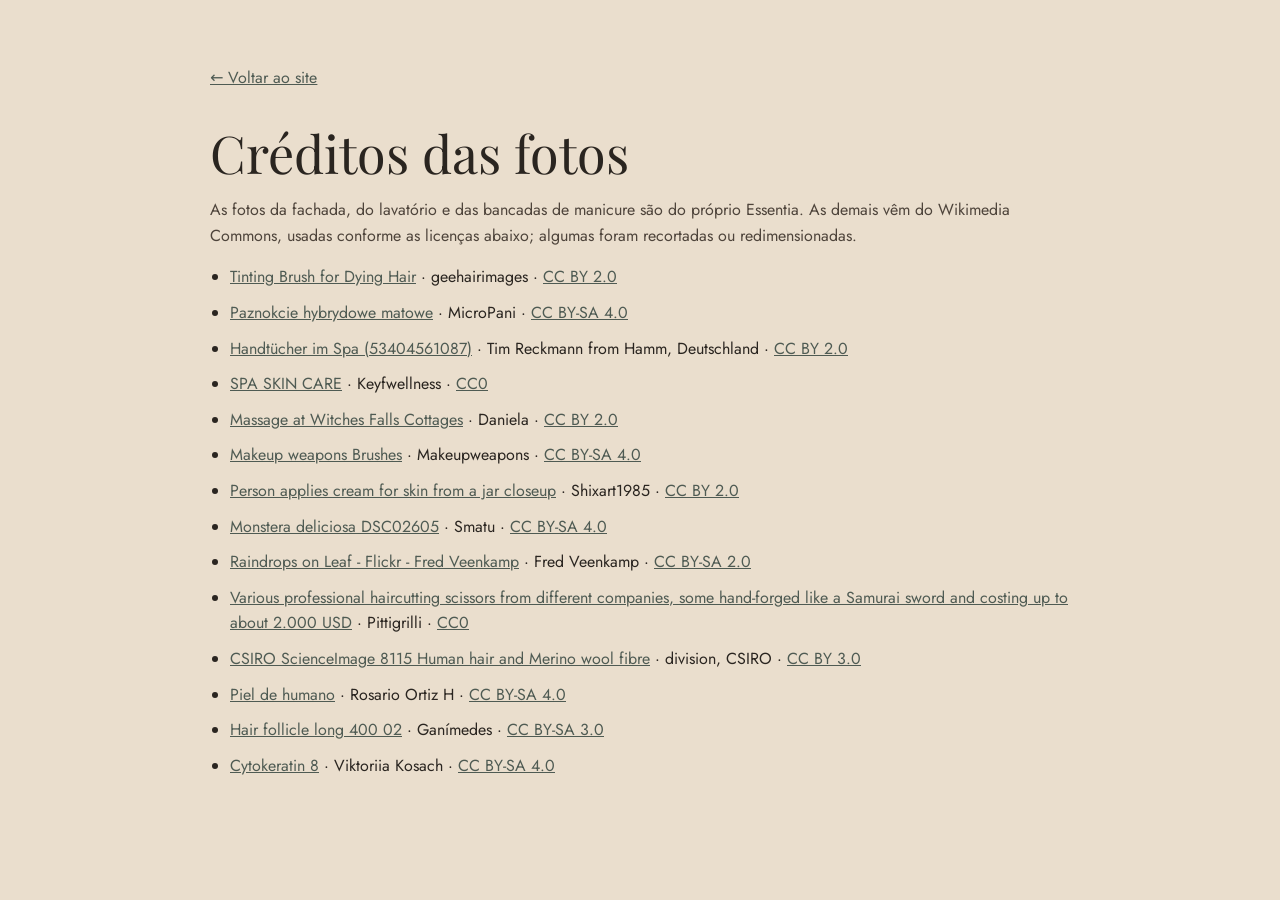
<file: credits.html>
<!doctype html>
<html lang="pt-BR">
<head>
<meta charset="utf-8">
<meta name="viewport" content="width=device-width, initial-scale=1">
<title>Créditos das fotos · Essentia Salão de Beleza</title>
<meta name="description" content="Créditos e licenças das fotografias usadas no site do Essentia Salão de Beleza.">
<meta name="robots" content="noindex">
<link rel="icon" href="img/folha.png?v=1" type="image/png">
<link href="https://fonts.googleapis.com/css2?family=Playfair+Display:wght@400&family=Jost:wght@400;500&display=swap" rel="stylesheet">
<style>
:root{--bg:#eadecd;--ink:#2a2520;--muted:#4e443b;--sage:#4f5b53}
body{margin:0;background:var(--bg);color:var(--ink);font:400 16px/1.6 Jost,system-ui,sans-serif}
main{width:min(860px,100% - 32px);margin:0 auto;padding:56px 0 80px}
h1{font:400 clamp(34px,6vw,52px)/1.1 "Playfair Display",serif;margin:24px 0 16px}
p{color:var(--muted)} ul{padding-left:20px} li{margin:10px 0;word-break:break-word}
a{color:var(--sage)} .back{display:inline-flex;min-height:44px;align-items:center}
</style>
</head>
<body>
<main>
  <a class="back" href="index.html">← Voltar ao site</a>
  <h1>Créditos das fotos</h1>
  <p>As fotos da fachada, do lavatório e das bancadas de manicure são do próprio Essentia. As demais vêm do Wikimedia Commons, usadas conforme as licenças abaixo; algumas foram recortadas ou redimensionadas.</p>
  <ul>
      <li><a href="https://commons.wikimedia.org/wiki/File:Tinting_Brush_for_Dying_Hair.jpg">Tinting Brush for Dying Hair</a> · geehairimages · <a href="https://creativecommons.org/licenses/by/2.0">CC BY 2.0</a></li>
      <li><a href="https://commons.wikimedia.org/wiki/File:Paznokcie_hybrydowe_matowe.jpg">Paznokcie hybrydowe matowe</a> · MicroPani · <a href="https://creativecommons.org/licenses/by-sa/4.0">CC BY-SA 4.0</a></li>
      <li><a href="https://commons.wikimedia.org/wiki/File:Handt%C3%BCcher_im_Spa_(53404561087).jpg">Handtücher im Spa (53404561087)</a> · Tim Reckmann from Hamm, Deutschland · <a href="https://creativecommons.org/licenses/by/2.0">CC BY 2.0</a></li>
      <li><a href="https://commons.wikimedia.org/wiki/File:SPA_SKIN_CARE.jpg">SPA SKIN CARE</a> · Keyfwellness · <a href="http://creativecommons.org/publicdomain/zero/1.0/deed.en">CC0</a></li>
      <li><a href="https://commons.wikimedia.org/wiki/File:Massage_at_Witches_Falls_Cottages.jpg">Massage at Witches Falls Cottages</a> · Daniela · <a href="https://creativecommons.org/licenses/by/2.0">CC BY 2.0</a></li>
      <li><a href="https://commons.wikimedia.org/wiki/File:Makeup_weapons_Brushes_.jpg">Makeup weapons Brushes</a> · Makeupweapons · <a href="https://creativecommons.org/licenses/by-sa/4.0">CC BY-SA 4.0</a></li>
      <li><a href="https://commons.wikimedia.org/wiki/File:Person_applies_cream_for_skin_from_a_jar_closeup.jpg">Person applies cream for skin from a jar closeup</a> · Shixart1985 · <a href="https://creativecommons.org/licenses/by/2.0">CC BY 2.0</a></li>
      <li><a href="https://commons.wikimedia.org/wiki/File:Monstera_deliciosa_DSC02605.jpg">Monstera deliciosa DSC02605</a> · Smatu · <a href="https://creativecommons.org/licenses/by-sa/4.0">CC BY-SA 4.0</a></li>
      <li><a href="https://commons.wikimedia.org/wiki/File:Raindrops_on_Leaf_-_Flickr_-_Fred_Veenkamp.jpg">Raindrops on Leaf - Flickr - Fred Veenkamp</a> · Fred Veenkamp · <a href="https://creativecommons.org/licenses/by-sa/2.0">CC BY-SA 2.0</a></li>
      <li><a href="https://commons.wikimedia.org/wiki/File:Various_professional_haircutting_scissors_from_different_companies,_some_hand-forged_like_a_Samurai_sword_and_costing_up_to_about_2.000_USD.jpg">Various professional haircutting scissors from different companies, some hand-forged like a Samurai sword and costing up to about 2.000 USD</a> · Pittigrilli · <a href="http://creativecommons.org/publicdomain/zero/1.0/deed.en">CC0</a></li>
      <li><a href="https://commons.wikimedia.org/wiki/File:CSIRO_ScienceImage_8115_Human_hair_and_Merino_wool_fibre.jpg">CSIRO ScienceImage 8115 Human hair and Merino wool fibre</a> · division, CSIRO · <a href="https://creativecommons.org/licenses/by/3.0">CC BY 3.0</a></li>
      <li><a href="https://commons.wikimedia.org/wiki/File:Piel_de_humano.jpg">Piel de humano</a> · Rosario Ortiz H · <a href="https://creativecommons.org/licenses/by-sa/4.0">CC BY-SA 4.0</a></li>
      <li><a href="https://commons.wikimedia.org/wiki/File:Hair_follicle_long_400_02.jpg">Hair follicle long 400 02</a> · Ganímedes · <a href="https://creativecommons.org/licenses/by-sa/3.0">CC BY-SA 3.0</a></li>
      <li><a href="https://commons.wikimedia.org/wiki/File:Cytokeratin_8.jpg">Cytokeratin 8</a> · Viktoriia Kosach · <a href="https://creativecommons.org/licenses/by-sa/4.0">CC BY-SA 4.0</a></li>
  </ul>
</main>
</body>
</html>
</file>
<file: css/style.css>
/* Essentia Salão de Beleza · estilos
   Paleta tirada da logo (sálvia acinzentada) + marfim e nude rosado. */
:root {
  --bg: #eadecd;
  --surface: #e0cdb7;
  --card: #f3e8da;
  --blush: #e3c7b3;
  --rose: #b98473;
  --rose-ink: #7a4a3c;
  --sage: #6f7b72;
  --sage-ink: #46514a;
  --sage-soft: #c9d0c8;
  --deep: #3b433b;
  --deeper: #2e322b;
  --ink: #2a2520;
  --muted: #463c33;
  --line: rgba(74, 52, 32, .15);
  --serif: "Playfair Display", "Times New Roman", serif;
  --sans: "Jost", system-ui, -apple-system, "Segoe UI", sans-serif;
  --gutter: clamp(16px, 4vw, 56px);
  --max: 1240px;
  --r: 22px;
  --r-lg: 30px;
  --ease: cubic-bezier(.22, .8, .24, 1);
  --nav-h: 76px;
  color-scheme: light;
}

*, *::before, *::after { box-sizing: border-box; }
html { -webkit-text-size-adjust: 100%; scroll-behavior: smooth; scroll-padding-top: calc(var(--nav-h) + 8px); }
html.reduce { scroll-behavior: auto; }
body {
  margin: 0; background: var(--bg); color: var(--ink);
  font: 400 17px/1.6 var(--sans); -webkit-font-smoothing: antialiased; text-rendering: optimizeLegibility;
  overflow-x: hidden;
}
img, svg, iframe { display: block; max-width: 100%; }
img { height: auto; }
a { color: inherit; }
button { font: inherit; color: inherit; }
h1, h2, h3 { margin: 0; font-family: var(--serif); font-weight: 400; letter-spacing: -.015em; }
p { margin: 0; }
ul, ol { margin: 0; padding: 0; list-style: none; }
figure { margin: 0; }
.sr { position: absolute !important; width: 1px; height: 1px; overflow: hidden; clip: rect(0 0 0 0); clip-path: inset(50%); white-space: nowrap; }
:focus-visible { outline: 2px solid var(--rose-ink); outline-offset: 3px; border-radius: 6px; }

.skip {
  position: fixed; left: 16px; top: 12px; z-index: 200; padding: 12px 18px; border-radius: 999px;
  background: var(--ink); color: var(--bg); text-decoration: none; transform: translateY(-160%); transition: transform .2s;
}
.skip:focus { transform: none; }

.wrap { width: min(var(--max), 100% - 2 * var(--gutter)); margin-inline: auto; }

.eyebrow {
  display: inline-flex; align-items: center; gap: 12px;
  font: 500 13px/1.2 var(--sans); letter-spacing: .22em; text-transform: uppercase; color: var(--sage-ink);
}
.eyebrow::before { content: ""; width: 28px; height: 1px; background: currentColor; opacity: .7; }

/* ---------------------------------------------------------------- botões e links */
.btn {
  --bg-b: var(--deep); --fg-b: var(--bg);
  display: inline-flex; align-items: center; justify-content: center; gap: 10px;
  min-height: 52px; padding: 0 26px; border-radius: 999px; border: 1px solid transparent;
  background: var(--bg-b); color: var(--fg-b); text-decoration: none; white-space: nowrap;
  font: 500 15px/1 var(--sans); letter-spacing: .02em; cursor: pointer;
  transition: background-color .3s var(--ease), color .3s var(--ease), border-color .3s var(--ease), box-shadow .3s var(--ease), translate .3s var(--ease);
}
.btn img, .btn svg { width: 20px; height: 20px; flex: none; }
.btn svg { transition: transform .3s var(--ease); }
.btn:hover { translate: 0 -2px; box-shadow: 0 10px 24px -12px rgba(41, 51, 46, .55); }
.btn:hover svg { transform: translateX(3px); }
.btn:active { translate: 0 0; box-shadow: none; }
.btn--solid:hover { --bg-b: var(--ink); }
.btn--ghost { --bg-b: transparent; --fg-b: var(--ink); border-color: rgba(74, 52, 32, .32); }
.btn--ghost:hover { --bg-b: var(--card); border-color: var(--ink); }
.btn--sm { padding: 0 22px; font-size: 14px; }
.btn--sm img, .btn--sm svg { width: 18px; height: 18px; }

.link {
  display: inline-flex; align-items: center; gap: 8px; min-height: 44px;
  font: 500 15px/1 var(--sans); letter-spacing: .02em; color: var(--sage-ink); text-decoration: none;
  background: linear-gradient(currentColor, currentColor) 0 calc(50% + 12px) / 0 1px no-repeat; transition: background-size .35s var(--ease);
}
.link svg { width: 18px; height: 18px; transition: transform .3s var(--ease); }
.link:hover { background-size: calc(100% - 26px) 1px; }
.link:hover svg { transform: translateX(4px); }

/* ---------------------------------------------------------------- nav */
.nav {
  position: fixed; inset: 0 0 auto; z-index: 50; height: var(--nav-h);
  transition: background-color .35s, box-shadow .35s, height .35s;
}
.nav.is-scrolled { background: rgba(234, 222, 205, .9); -webkit-backdrop-filter: blur(14px); backdrop-filter: blur(14px); box-shadow: 0 1px 0 var(--line); }
.nav__in { height: 100%; display: flex; align-items: center; gap: 32px; }
.nav__logo { display: block; padding: 10px 0; margin-right: auto; }
.nav__logo img { height: 19px; width: auto; }
.nav__links { display: flex; gap: 6px; }
.nav__links a {
  position: relative; padding: 12px 12px; font-size: 15px; text-decoration: none; color: var(--ink);
}
.nav__links a::after {
  content: ""; position: absolute; left: 12px; right: 12px; bottom: 8px; height: 1px; background: var(--sage);
  transform: scaleX(0); transform-origin: left; transition: transform .35s var(--ease);
}
.nav__links a:hover::after, .nav__links a.is-here::after { transform: scaleX(1); }
.nav__toggle {
  display: none; position: relative; width: 48px; height: 48px; border: 1px solid var(--line); border-radius: 50%; background: var(--card); cursor: pointer;
}
.nav__toggle i { position: absolute; left: 14px; right: 14px; height: 1.5px; background: var(--ink); transition: transform .3s var(--ease), top .3s var(--ease); }
.nav__toggle i:nth-of-type(1) { top: 19px; }
.nav__toggle i:nth-of-type(2) { top: 27px; }
.menu-open .nav__toggle i:nth-of-type(1) { top: 23px; transform: rotate(45deg); }
.menu-open .nav__toggle i:nth-of-type(2) { top: 23px; transform: rotate(-45deg); }

.menu {
  position: fixed; inset: 0; z-index: 45; background: var(--bg); padding: calc(var(--nav-h) + 24px) var(--gutter) 32px;
  display: flex; flex-direction: column; gap: 28px; overflow-y: auto;
}
.menu[hidden] { display: none; }
.menu nav { display: flex; flex-direction: column; }
.menu nav a { font: 400 clamp(28px, 8vw, 40px)/1.2 var(--serif); padding: 10px 0; text-decoration: none; border-bottom: 1px solid var(--line); }
.menu .btn { width: 100%; }
.menu__foot { margin-top: auto; color: var(--muted); font-size: 14px; }
.menu-open { overflow: hidden; }
.menu-open .nav { background: var(--bg); box-shadow: none; }

/* ---------------------------------------------------------------- hero */
.hero { position: relative; min-height: 100vh; min-height: 100svh; display: flex; align-items: center; padding: calc(var(--nav-h) + 24px) 0 48px; overflow: hidden; }
.hero__glow {
  position: absolute; inset: 0; pointer-events: none;
  background:
    radial-gradient(48vw 40vw at 82% 30%, rgba(222, 190, 165, .55), transparent 70%),
    radial-gradient(36vw 30vw at 8% 92%, rgba(214, 196, 170, .6), transparent 70%);
}
.hero__grid { position: relative; display: grid; grid-template-columns: 1.04fr .96fr; gap: clamp(32px, 5vw, 80px); align-items: center; }
.hero__copy { display: flex; flex-direction: column; align-items: flex-start; gap: 26px; }
.hero__title { font-size: clamp(44px, 6.2vw, 92px); line-height: 1.04; letter-spacing: -.03em; font-weight: 400; }
.hero__title em { display: block; font-style: italic; font-weight: 400; color: var(--sage); }
.hero__lead { max-width: 33ch; font-size: clamp(17px, 1.4vw, 20px); color: var(--muted); font-weight: 300; }
.hero__actions { display: flex; flex-wrap: wrap; gap: 12px; }
.rating { display: inline-flex; align-items: center; gap: 12px; font-size: 14px; color: var(--muted); }
.rating b { color: var(--ink); font-weight: 500; }
.rating__stars { display: flex; gap: 2px; color: #c8922e; }
.rating__stars svg { width: 15px; height: 15px; }

.hero__art { position: relative; }
.arch {
  position: relative; width: 100%; height: min(76vh, 700px); height: min(76svh, 700px);
  border-radius: 999px 999px var(--r-lg) var(--r-lg); overflow: hidden; background: var(--surface);
  box-shadow: 0 40px 80px -40px rgba(41, 51, 46, .45);
}
.arch img { width: 100%; height: 100%; object-fit: cover; object-position: 42% 50%; }
.hero__leaf { position: absolute; left: -56px; top: 6%; width: 110px; height: 132px; fill: none; stroke: var(--sage); stroke-width: 1.6; stroke-linecap: round; }
.badge { position: absolute; left: -54px; bottom: 9%; width: 132px; height: 132px; border-radius: 50%; background: var(--card); box-shadow: 0 18px 40px -20px rgba(41, 51, 46, .5); display: grid; place-items: center; }
.badge > svg { position: absolute; inset: 8px; width: calc(100% - 16px); height: calc(100% - 16px); animation: spin 22s linear infinite; }
.badge text { font: 500 10.5px var(--sans); letter-spacing: .2em; text-transform: uppercase; fill: var(--sage-ink); }
.badge__leaf svg { width: 34px; height: 40px; color: var(--sage); }
.hours-chip { position: absolute; right: -18px; top: 13%; display: flex; align-items: center; gap: 12px; padding: 14px 18px; border-radius: 18px; background: var(--card); box-shadow: 0 18px 40px -20px rgba(41, 51, 46, .5); }
.hours-chip > svg { width: 26px; height: 26px; color: var(--rose); flex: none; }
.hours-chip span { display: flex; flex-direction: column; line-height: 1.3; }
.hours-chip b { font-weight: 500; font-size: 15px; }
.hours-chip small { font-size: 13px; color: var(--muted); }
@keyframes spin { to { transform: rotate(360deg); } }

/* entrada (antes do JS rodar fica tudo visível; o JS esconde e anima) */
html.js:not(.ready):not(.reduce) [data-hero-fade],
html.js:not(.ready):not(.reduce) [data-hero-chip],
html.js:not(.ready):not(.reduce) [data-hero-badge] { opacity: 0; }

/* ---------------------------------------------------------------- faixa */
.ribbon { background: var(--deep); color: var(--bg); overflow: hidden; padding: 22px 0; }
.ribbon__track { display: flex; width: max-content; align-items: center; animation: ribbon 38s linear infinite; }
.ribbon__track span { font: italic 400 clamp(22px, 2.5vw, 34px)/1.2 var(--serif); padding: 0 28px; white-space: nowrap; }
.ribbon__track i { width: 9px; height: 11px; border-radius: 50% 50% 50% 50% / 60% 60% 40% 40%; background: var(--sage-soft); flex: none; }
@keyframes ribbon { to { transform: translateX(-50%); } }

/* ---------------------------------------------------------------- seções */
main > section:not(.hero) { padding: clamp(88px, 11vw, 150px) 0; }
.head { display: flex; flex-direction: column; gap: 18px; margin-bottom: clamp(40px, 5vw, 64px); }
.head h2, .score h2 { font-size: clamp(34px, 4vw, 56px); line-height: 1.08; max-width: 18ch; }
.head--split { flex-direction: row; justify-content: space-between; align-items: flex-start; gap: 40px; }
.head--split > .head__note { padding-top: 34px; }
.head--split > div { display: flex; flex-direction: column; gap: 18px; }
.head__note { max-width: 40ch; color: var(--muted); font-weight: 300; font-size: 18px; }

/* essência */
.essence { background: var(--bg); }
.essence__grid { display: grid; grid-template-columns: .85fr 1.15fr; gap: clamp(40px, 6vw, 96px); align-items: center; }
.essence__photo { border-radius: var(--r-lg); overflow: hidden; height: min(560px, 44vw); }
.essence__photo img { width: 100%; height: 100%; object-fit: cover; transition: transform 1.2s var(--ease); }
.essence__photo:hover img { transform: scale(1.03); }
.essence__copy { display: flex; flex-direction: column; gap: 28px; }
.essence__bio { font: 400 clamp(23px, 2.15vw, 32px)/1.4 var(--serif); letter-spacing: -.005em; color: var(--ink); }
.essence__bio .w { color: var(--ink); }
html.js:not(.reduce) .essence__bio.is-split .w { opacity: .18; }
.facts { display: grid; grid-template-columns: repeat(3, 1fr); gap: 24px; padding-top: 28px; border-top: 1px solid var(--line); }
.facts li { display: flex; flex-direction: column; gap: 6px; }
.facts b { font: 400 38px/1 var(--serif); color: var(--sage); height: 40px; display: flex; align-items: center; }
.facts b svg { width: 30px; height: 36px; }
.facts span { font-size: 15px; color: var(--muted); line-height: 1.45; }

/* serviços */
.services { background: var(--surface); }
.svc { display: grid; grid-template-columns: 1.05fr .95fr; gap: clamp(32px, 5vw, 80px); align-items: start; }
.svc__item { border-bottom: 1px solid var(--line); }
.svc__item:first-child { border-top: 1px solid var(--line); }
.svc__btn {
  width: 100%; display: flex; align-items: center; gap: 22px; padding: 20px 0; background: none; border: 0; cursor: pointer; text-align: left;
}
.svc__n { font: 500 13px/1 var(--sans); letter-spacing: .14em; color: var(--sage-ink); width: 28px; flex: none; }
.svc__name { flex: 1; font: 400 clamp(23px, 2.2vw, 31px)/1.15 var(--serif); transition: color .3s, transform .4s var(--ease); }
.svc__btn:hover .svc__name { transform: translateX(6px); }
.svc__plus { width: 24px; height: 24px; flex: none; color: var(--sage); transition: transform .4s var(--ease); }
.svc__item.is-active .svc__name { font-style: italic; color: var(--sage-ink); }
.svc__item.is-active .svc__plus { transform: rotate(45deg); }
html.js .svc__body { display: grid; grid-template-rows: 0fr; transition: grid-template-rows .5s var(--ease); }
html.js .svc__body > * { min-height: 0; overflow: hidden; }
html.js .svc__item:not(.is-active) .svc__inner { visibility: hidden; transition: visibility 0s .5s; }
html.js .svc__item.is-active .svc__body { grid-template-rows: 1fr; }
.svc__body p { max-width: 52ch; color: var(--muted); padding: 0 0 6px 50px; font-weight: 300; }
.svc__body .link { margin: 4px 0 18px 50px; }
.svc__img { display: none; }
.svc__stage {
  position: sticky; top: calc(var(--nav-h) + 24px); height: min(640px, 72vh); border-radius: var(--r-lg); overflow: hidden; background: var(--blush);
}
.svc__stage img { position: absolute; inset: 0; width: 100%; height: 100%; object-fit: cover; transition: opacity .7s var(--ease), transform 1.2s var(--ease); }
.svc__stage img.is-off { opacity: 0; transform: scale(1.06); }
.svc__stage-n { position: absolute; right: 24px; bottom: 16px; font: italic 400 84px/1 var(--serif); color: rgba(251, 249, 246, .92); text-shadow: 0 2px 30px rgba(0, 0, 0, .25); }

/* ciência */
.science { background: var(--deep); color: var(--bg); }
.science .eyebrow { color: var(--sage-soft); }
.science .head__note { color: rgba(246, 242, 236, .9); }
.lab { display: grid; grid-template-columns: repeat(3, 1fr); gap: 20px; }
.lab__card {
  position: relative; display: flex; flex-direction: column; border-radius: var(--r); overflow: hidden;
  background: rgba(255, 255, 255, .04); border: 1px solid rgba(255, 255, 255, .1); transition: translate .4s var(--ease), border-color .4s;
}
.lab__card::before {
  content: ""; position: absolute; inset: 0; pointer-events: none; z-index: 1; opacity: 0; transition: opacity .4s;
  background: radial-gradient(420px circle at var(--mx, 50%) var(--my, 50%), rgba(236, 220, 210, .14), transparent 60%);
}
.lab__card:hover { translate: 0 -2px; border-color: rgba(236, 220, 210, .32); }
.lab__card:hover::before { opacity: 1; }
.lab__img { height: 230px; overflow: hidden; background: var(--deeper); }
.lab__img img { width: 100%; height: 100%; object-fit: cover; transition: transform 1s var(--ease); }
.lab__card:hover .lab__img img { transform: scale(1.03); }
.lab__txt { position: relative; z-index: 2; display: flex; flex-direction: column; gap: 12px; padding: 24px 26px 18px; flex: 1; }
.lab__tag { font: 500 12px/1.2 var(--sans); letter-spacing: .18em; text-transform: uppercase; color: var(--blush); }
.lab__txt h3 { font-size: clamp(23px, 1.9vw, 27px); line-height: 1.18; }
.lab__txt p:not(.lab__tag) { color: rgba(246, 242, 236, .9); font-weight: 300; font-size: 16px; }
.lab__txt .link { color: var(--blush); margin-top: auto; }
.lab__card--wide { grid-column: 1 / -1; flex-direction: row; }
.lab__card--wide .lab__img { flex: 1.45; height: 340px; }
.lab__card--wide .lab__txt { flex: 1; justify-content: center; padding: 36px 40px; }


/* espaço */
.space { background: var(--bg); }
.mosaic { display: grid; grid-template-columns: repeat(12, 1fr); grid-template-rows: 280px 280px; gap: 18px; }
.mosaic figure { position: relative; border-radius: var(--r); overflow: hidden; background: var(--surface); }
.mosaic img { width: 100%; height: 100%; object-fit: cover; transition: transform 1.2s var(--ease); }
.mosaic figure:hover img { transform: scale(1.03); }
.mosaic__a { grid-column: 1 / 5; grid-row: 1 / 3; }
.mosaic__b { grid-column: 5 / 10; grid-row: 1; }
.mosaic__c { grid-column: 10 / 13; grid-row: 1; }
.mosaic__d { grid-column: 5 / 8; grid-row: 2; }
.mosaic__quote { grid-column: 8 / 13; grid-row: 2; border-radius: var(--r); background: var(--blush); padding: 36px; display: flex; flex-direction: column; justify-content: space-between; }
.mosaic__quote p { font: italic 400 clamp(27px, 2.6vw, 38px)/1.2 var(--serif); color: var(--ink); }
.mosaic__quote span { font-size: 14px; letter-spacing: .12em; text-transform: uppercase; color: var(--rose-ink); }

/* avaliações */
.reviews { background: var(--surface); }
.reviews__grid { display: grid; grid-template-columns: .85fr 1.15fr; gap: clamp(40px, 6vw, 96px); align-items: center; }
.score { display: flex; flex-direction: column; align-items: flex-start; gap: 18px; }
.score__big { display: flex; align-items: flex-end; gap: 16px; margin-top: 10px; }
.score__big > span:first-child { font: 400 clamp(64px, 5.6vw, 84px)/.85 var(--serif); color: var(--ink); }
.score__stars { display: flex; gap: 3px; color: #d9a441; padding-bottom: 8px; }
.score__stars svg { width: 24px; height: 24px; }
.score__count { color: var(--muted); margin-top: 6px; }
.score__actions { display: flex; align-items: center; gap: 12px; }
.bars { width: 100%; max-width: 380px; display: flex; flex-direction: column; gap: 8px; margin-bottom: 10px; }
.bars li { display: grid; grid-template-columns: 14px 1fr 34px; align-items: center; gap: 12px; font-size: 14px; color: var(--muted); }
.bars i { height: 6px; border-radius: 6px; background: rgba(74, 52, 32, .12); position: relative; overflow: hidden; }
.bars i::after { content: ""; position: absolute; inset: 0; border-radius: inherit; background: var(--sage); transform-origin: left; transform: scaleX(max(var(--v), .02)); transition: transform 1.4s var(--ease); }
.bars b { font-weight: 500; text-align: right; color: var(--ink); }

.quotes { position: relative; height: 600px; overflow: hidden; -webkit-mask-image: linear-gradient(transparent, #000 12%, #000 88%, transparent); mask-image: linear-gradient(transparent, #000 12%, #000 88%, transparent); }
.quotes__track { display: flex; flex-direction: column; gap: 18px; animation: rise 42s linear infinite; }
.quotes:hover .quotes__track, .quotes.is-paused .quotes__track { animation-play-state: paused; }
@keyframes rise { to { transform: translateY(calc(-50% - 9px)); } }
.quote { margin: 0; padding: 30px 32px; border-radius: var(--r); background: var(--card); border: 1px solid var(--line); display: flex; flex-direction: column; gap: 22px; }
.quote p { font: 300 18px/1.65 var(--sans); color: var(--ink); }
.quote p::before { content: "“"; display: block; height: 30px; font: 400 56px/1 var(--serif); color: var(--rose); }
.quote footer { display: flex; align-items: center; gap: 14px; font-size: 14px; color: var(--muted); }
.quote footer span:last-child { display: flex; flex-direction: column; line-height: 1.35; }
.quote footer b { color: var(--ink); font-weight: 500; font-size: 15px; }
.quote__av { width: 42px; height: 42px; border-radius: 50%; display: grid; place-items: center; background: var(--blush); color: var(--rose-ink); font: 400 19px/1 var(--serif); flex: none; }
.quotes__pause { flex: none; width: 52px; height: 52px; border-radius: 50%; border: 1px solid var(--line); background: var(--card); display: grid; place-items: center; cursor: pointer; transition: translate .3s var(--ease), border-color .3s; }
.quotes__pause:hover { border-color: var(--sage); }
.quotes__pause svg { width: 18px; height: 18px; }

/* visite */
.visit { background: var(--bg); }
.visit__title { font-size: clamp(34px, 4vw, 56px); line-height: 1.08; }
.visit__title em { display: block; font-style: italic; color: var(--sage); font-weight: 400; font-size: .62em; margin-top: 6px; }
.visit__grid { display: grid; grid-template-columns: 1.25fr 1fr; gap: 24px; align-items: stretch; }
.map { position: relative; border-radius: var(--r-lg); overflow: hidden; background: var(--surface); min-height: 560px; border: 1px solid var(--line); }
.map iframe { position: absolute; inset: 0; width: 100%; height: 100%; border: 0; filter: saturate(.8) sepia(.18); }
.info { display: flex; flex-direction: column; gap: 14px; }
.info__block { padding: 26px 28px; border-radius: var(--r); background: var(--card); border: 1px solid var(--line); display: flex; flex-direction: column; gap: 14px; }
.info__block h3 { display: flex; align-items: center; gap: 10px; font: 500 13px/1.2 var(--sans); letter-spacing: .18em; text-transform: uppercase; color: var(--sage-ink); }
.info__block h3 svg { width: 20px; height: 20px; }
.info__block > p { font-size: 17px; }
.info__btns { display: flex; flex-wrap: wrap; gap: 10px; }
.info__top { display: flex; align-items: center; justify-content: space-between; gap: 12px; }
.status { padding: 5px 12px; border-radius: 999px; font: 500 12px/1 var(--sans); letter-spacing: .08em; text-transform: none; background: var(--surface); color: var(--muted); }
.status:empty { display: none; }
.status.is-open { background: #dfe7dc; color: #2f5a37; }
.status.is-closed { background: var(--blush); color: var(--rose-ink); }
.hours { width: 100%; border-collapse: collapse; font-size: 15px; }
.hours th, .hours td { padding: 7px 0; border-bottom: 1px solid var(--line); font-weight: 400; }
.hours th { text-align: left; }
.hours td { text-align: right; color: var(--muted); font-variant-numeric: tabular-nums; }
.hours tr:last-child th, .hours tr:last-child td { border-bottom: 0; }
.hours tr.is-today th, .hours tr.is-today td { font-weight: 600; color: var(--ink); }
.hours tr.is-today th::after { content: "hoje"; margin-left: 8px; padding: 2px 8px; border-radius: 999px; background: var(--blush); color: var(--rose-ink); font: 500 11px/1 var(--sans); letter-spacing: .06em; vertical-align: 2px; }
.contacts { display: flex; flex-direction: column; }
.contacts a { display: flex; align-items: center; gap: 14px; padding: 10px 0; min-height: 52px; text-decoration: none; border-bottom: 1px solid var(--line); transition: padding .3s var(--ease); }
.contacts li:last-child a { border-bottom: 0; }
.contacts a:hover { padding-left: 6px; }
.contacts img, .contacts svg { width: 22px; height: 22px; flex: none; color: var(--sage); }
.contacts span { display: flex; flex-direction: column; line-height: 1.3; font-size: 15px; color: var(--muted); word-break: break-word; }
.contacts b { color: var(--ink); font-weight: 500; font-size: 13px; letter-spacing: .1em; text-transform: uppercase; }

/* fecho + redes */
.close { background: var(--blush); text-align: center; }
.close__in { display: flex; flex-direction: column; align-items: center; gap: 20px; }
.close__leaf { width: 56px; height: 68px; color: var(--sage); }
.close h2 { font-size: clamp(34px, 4vw, 56px); line-height: 1.08; }
.close > .wrap > p { color: var(--muted); max-width: 44ch; font-size: 18px; }
.socials { width: 100%; display: grid; grid-template-columns: repeat(4, 1fr); gap: 14px; margin-top: 24px; text-align: left; }
.socials a { display: flex; align-items: center; gap: 14px; padding: 20px 22px; min-height: 76px; border-radius: var(--r); background: var(--card); text-decoration: none; transition: translate .35s var(--ease), box-shadow .35s var(--ease); }
.socials a:hover { translate: 0 -2px; box-shadow: 0 16px 30px -18px rgba(41, 51, 46, .5); }
.socials img { width: 28px; height: 28px; flex: none; }
.socials span { display: flex; flex-direction: column; font-size: 14px; color: var(--muted); line-height: 1.3; min-width: 0; }
.socials b { font-size: 16px; color: var(--ink); font-weight: 500; }

/* rodapé */
.foot { background: var(--deeper); color: rgba(246, 242, 236, .78); padding: 56px 0 40px; font-size: 14px; }
.foot__in { display: flex; flex-direction: column; gap: 14px; }
.foot__logo { width: 230px; filter: brightness(0) invert(1); opacity: .9; margin-bottom: 8px; }
.foot__small { color: rgba(246, 242, 236, .6); font-size: 13px; }
.foot a { color: var(--bg); }

/* barra de ações (celular) */
.actionbar { display: none; }

/* ---------------------------------------------------------------- responsivo */
@media (max-width: 1080px) {
  .nav__links { display: none; }
  .nav__cta { display: none; }
  .nav__toggle { display: block; }
  .lab { grid-template-columns: 1fr 1fr; }
  .lab__card--wide .lab__img { height: 300px; }
  .socials { grid-template-columns: 1fr 1fr; }
}

@media (max-width: 900px) {
  :root { --nav-h: 68px; }
  .hero { min-height: 0; padding-bottom: 56px; }
  .hero__grid { grid-template-columns: 1fr; gap: 44px; }
  .hero__art { padding: 0 6px; }
  .arch { height: calc((100vw - 2 * var(--gutter)) * 1.05); max-height: 620px; }
  .hero__leaf { left: auto; right: 4px; top: -26px; width: 70px; height: 84px; }
  .badge { left: -4px; width: 104px; height: 104px; bottom: 7%; }
  .badge text { font-size: 10px; }
  .hours-chip { right: -2px; top: auto; bottom: -22px; }
  .essence__grid, .reviews__grid { grid-template-columns: 1fr; }
  .essence__photo { height: calc((100vw - 2 * var(--gutter)) * .8); max-height: 520px; }
  .head--split { flex-direction: column; align-items: flex-start; gap: 18px; }
  .svc { grid-template-columns: 1fr; }
  .svc__stage { display: none; }
  .svc__img { display: block; width: calc(100% - 50px); height: calc((100vw - 2 * var(--gutter) - 50px) * .58); object-fit: cover; border-radius: 16px; margin: 0 0 16px 50px; }
  .visit__grid { grid-template-columns: 1fr; }
  .map { min-height: 0; height: calc((100vw - 2 * var(--gutter)) * .9); max-height: 480px; }
  .mosaic { grid-template-columns: 1fr 1fr; grid-template-rows: none; grid-auto-rows: auto; }
  .mosaic figure { height: calc((100vw - 2 * var(--gutter) - 18px) / 2 * 1.1); }
  .mosaic__a { grid-column: 1; grid-row: span 2; height: calc((100vw - 2 * var(--gutter) - 18px) * 1.1 + 18px) !important; }
  .mosaic__b { grid-column: 2; grid-row: auto; }
  .mosaic__c { grid-column: 2; grid-row: auto; }
  .mosaic__d { grid-column: 1 / -1; grid-row: auto; height: calc((100vw - 2 * var(--gutter)) * .5) !important; }
  .mosaic__quote { grid-column: 1 / -1; grid-row: auto; gap: 20px; }
  .quotes { height: 520px; }
  .actionbar {
    position: fixed; z-index: 40; left: 0; right: 0; bottom: 0; display: grid; grid-template-columns: 1.3fr 1fr 1fr; gap: 1px;
    background: var(--line); border-top: 1px solid var(--line); padding-bottom: env(safe-area-inset-bottom); background-color: var(--card);
  }
  .actionbar a { display: flex; align-items: center; justify-content: center; gap: 8px; min-height: 58px; background: var(--card); text-decoration: none; font-weight: 500; font-size: 15px; }
  .actionbar a:first-child { background: var(--deep); color: var(--bg); }
  .actionbar img, .actionbar svg { width: 20px; height: 20px; }
  body { padding-bottom: calc(58px + env(safe-area-inset-bottom)); }
}

@media (max-width: 640px) {
  body { font-size: 16px; }
  .hero__actions { width: 100%; flex-direction: column; }
  .hero__actions .btn { width: 100%; }
  .facts { grid-template-columns: 1fr; gap: 16px; }
  .facts li { flex-direction: row; align-items: center; gap: 16px; }
  .facts b { width: 64px; flex: none; font-size: 34px; }
  .lab { grid-template-columns: 1fr; }
  .lab__card--wide { flex-direction: column; }
  .lab__card--wide .lab__img { flex: none; height: 210px; }
  .lab__card--wide .lab__txt { padding: 24px 26px 18px; }
  .lab__img { height: 210px; }
  .svc__btn { gap: 14px; }
  .svc__n { width: 24px; }
  .svc__body p { padding-left: 38px; }
  .svc__body .link { margin-left: 38px; }
  .svc__img { width: calc(100% - 38px); margin-left: 38px; height: calc((100vw - 2 * var(--gutter) - 38px) * .62); }
  .mosaic { grid-template-columns: 1fr; }
  .mosaic figure, .mosaic__a, .mosaic__b, .mosaic__c, .mosaic__d { grid-column: 1 !important; grid-row: auto !important; height: calc((100vw - 2 * var(--gutter)) * .72) !important; }
  .mosaic__a { height: calc((100vw - 2 * var(--gutter)) * 1.2) !important; }
  .mosaic__quote { padding: 28px; }
  .quote { padding: 24px; }
  .quote p { font-size: 21px; }
  .quotes { height: 480px; }
  .info__block { padding: 22px; }
  .socials { grid-template-columns: 1fr; }
  .badge { width: 92px; height: 92px; }
  .badge__leaf svg { width: 26px; height: 30px; }
  .hours-chip { padding: 12px 14px; }
}

/* menos movimento: tudo parado e visível */
html.reduce *, html.reduce *::before, html.reduce *::after { animation: none !important; transition-duration: .01ms !important; }
html.reduce .quotes { height: auto; -webkit-mask-image: none; mask-image: none; }
html.reduce .quotes__track > [aria-hidden="true"] { display: none; }
html.reduce .quotes__pause { display: none; }

/* ritmo: seções de abertura e fecho ocupam uma tela */
.essence, .close { min-height: calc(100vh - var(--nav-h)); min-height: calc(100svh - var(--nav-h)); display: flex; align-items: center; }
.essence > .wrap, .close > .wrap { width: min(var(--max), 100% - 2 * var(--gutter)); }
@media (max-width: 900px) { .essence { min-height: 0; } }

/* celular: telas de celular saturam o bege; tons mais leves e menos amarelados */
@media (max-width: 900px) {
  :root {
    --bg: #f3ece3;
    --surface: #ebe1d4;
    --card: #faf6f0;
    --blush: #ecd8cb;
  }
  .nav.is-scrolled { background: rgba(243, 236, 227, .92); }
  .hero__glow {
    background:
      radial-gradient(70vw 60vw at 85% 20%, rgba(230, 205, 188, .45), transparent 70%),
      radial-gradient(60vw 50vw at 5% 95%, rgba(220, 208, 190, .4), transparent 70%);
  }
}
</file>
